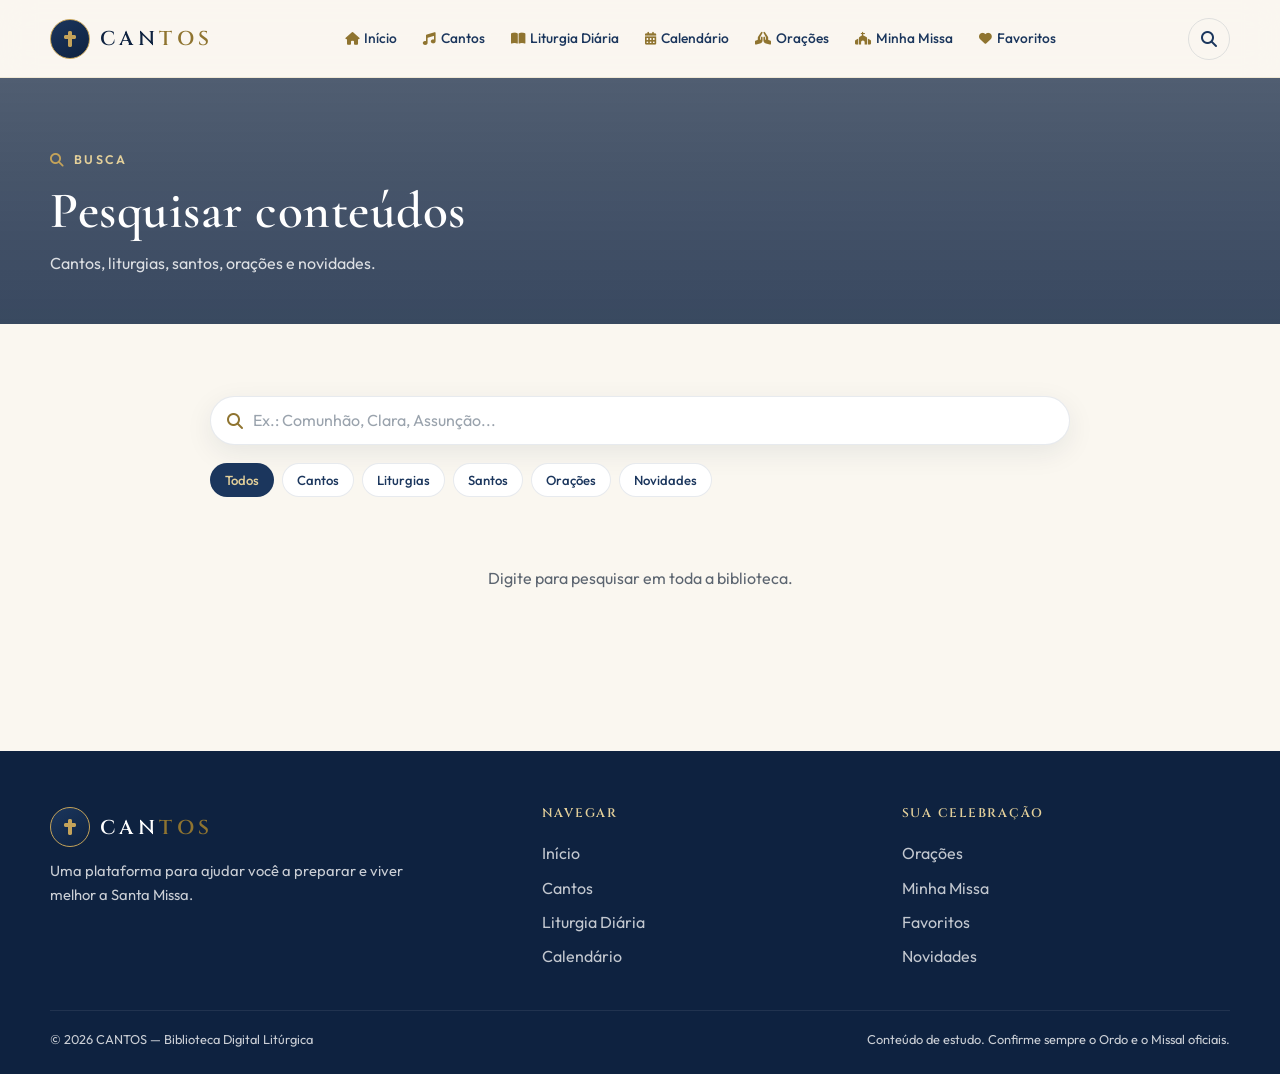
<file: buscar.html>
<!DOCTYPE html>
<html lang="pt-BR">
<head>
  <meta charset="UTF-8">
  <meta name="viewport" content="width=device-width, initial-scale=1.0">
  <meta name="description" content="Pesquise cantos, liturgias, santos, orações e novidades na biblioteca CANTOS.">
  <title>Buscar — CANTOS</title>
  <link rel="preconnect" href="https://fonts.googleapis.com">
  <link rel="preconnect" href="https://fonts.gstatic.com" crossorigin>
  <link href="https://fonts.googleapis.com/css2?family=Cinzel:wght@500;600;700&family=Cormorant+Garamond:ital,wght@0,500;0,600;0,700;1,500&family=Outfit:wght@300;400;500;600;700&display=swap" rel="stylesheet">
  <link rel="stylesheet" href="https://cdnjs.cloudflare.com/ajax/libs/font-awesome/6.5.2/css/all.min.css">
  <link rel="stylesheet" href="style.css">
</head>
<body data-page="buscar">
  <a class="skip-link" href="#page-content">Ir para o conteúdo</a>
  <header class="site-header" id="site-header"></header>
  <main id="page-content"></main>
  <footer class="site-footer" id="site-footer"></footer>
  <script src="script.js"></script>
</body>
</html>
</file>
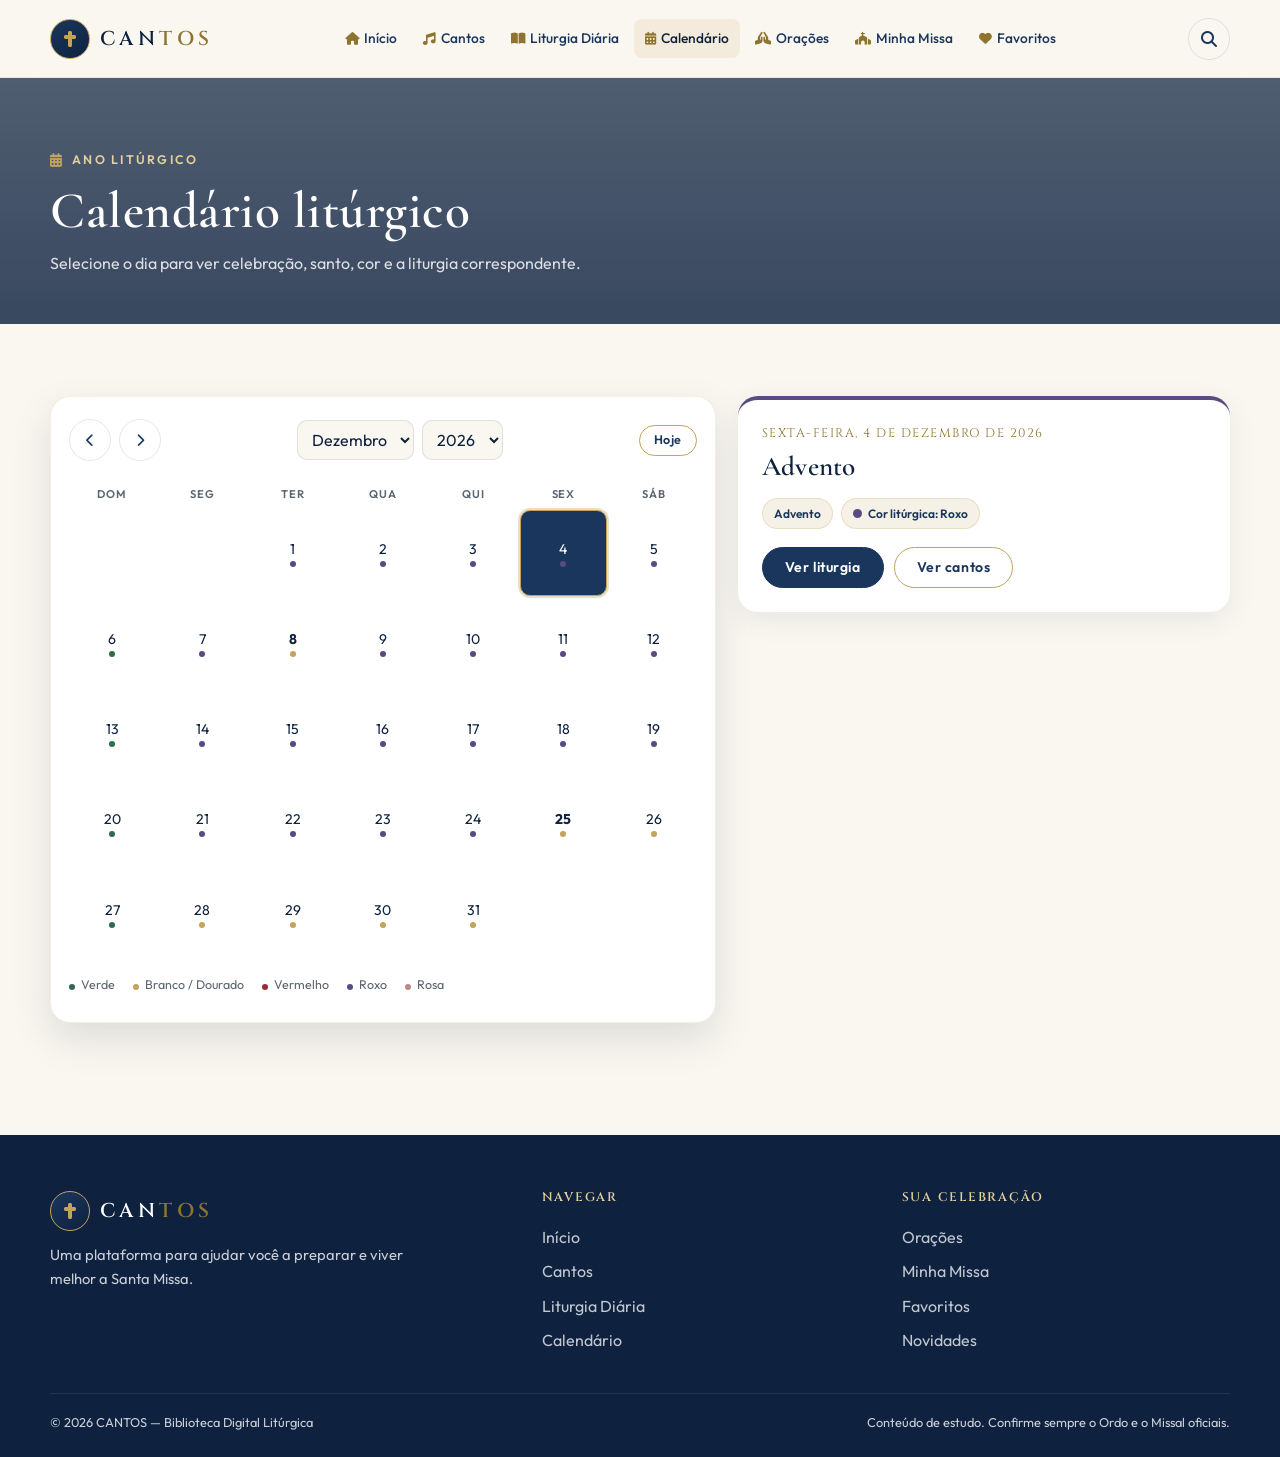
<file: calendario.html>
<!DOCTYPE html>
<html lang="pt-BR">
<head>
  <meta charset="UTF-8">
  <meta name="viewport" content="width=device-width, initial-scale=1.0">
  <meta name="description" content="Calendário litúrgico interativo com cores, santos, festas e solenidades.">
  <title>Calendário Litúrgico — CANTOS</title>
  <link rel="preconnect" href="https://fonts.googleapis.com">
  <link rel="preconnect" href="https://fonts.gstatic.com" crossorigin>
  <link href="https://fonts.googleapis.com/css2?family=Cinzel:wght@500;600;700&family=Cormorant+Garamond:ital,wght@0,500;0,600;0,700;1,500&family=Outfit:wght@300;400;500;600;700&display=swap" rel="stylesheet">
  <link rel="stylesheet" href="https://cdnjs.cloudflare.com/ajax/libs/font-awesome/6.5.2/css/all.min.css">
  <link rel="stylesheet" href="style.css">
</head>
<body data-page="calendario">
  <a class="skip-link" href="#page-content">Ir para o conteúdo</a>
  <header class="site-header" id="site-header"></header>
  <main id="page-content"></main>
  <footer class="site-footer" id="site-footer"></footer>
  <script src="script.js"></script>
</body>
</html>
</file>
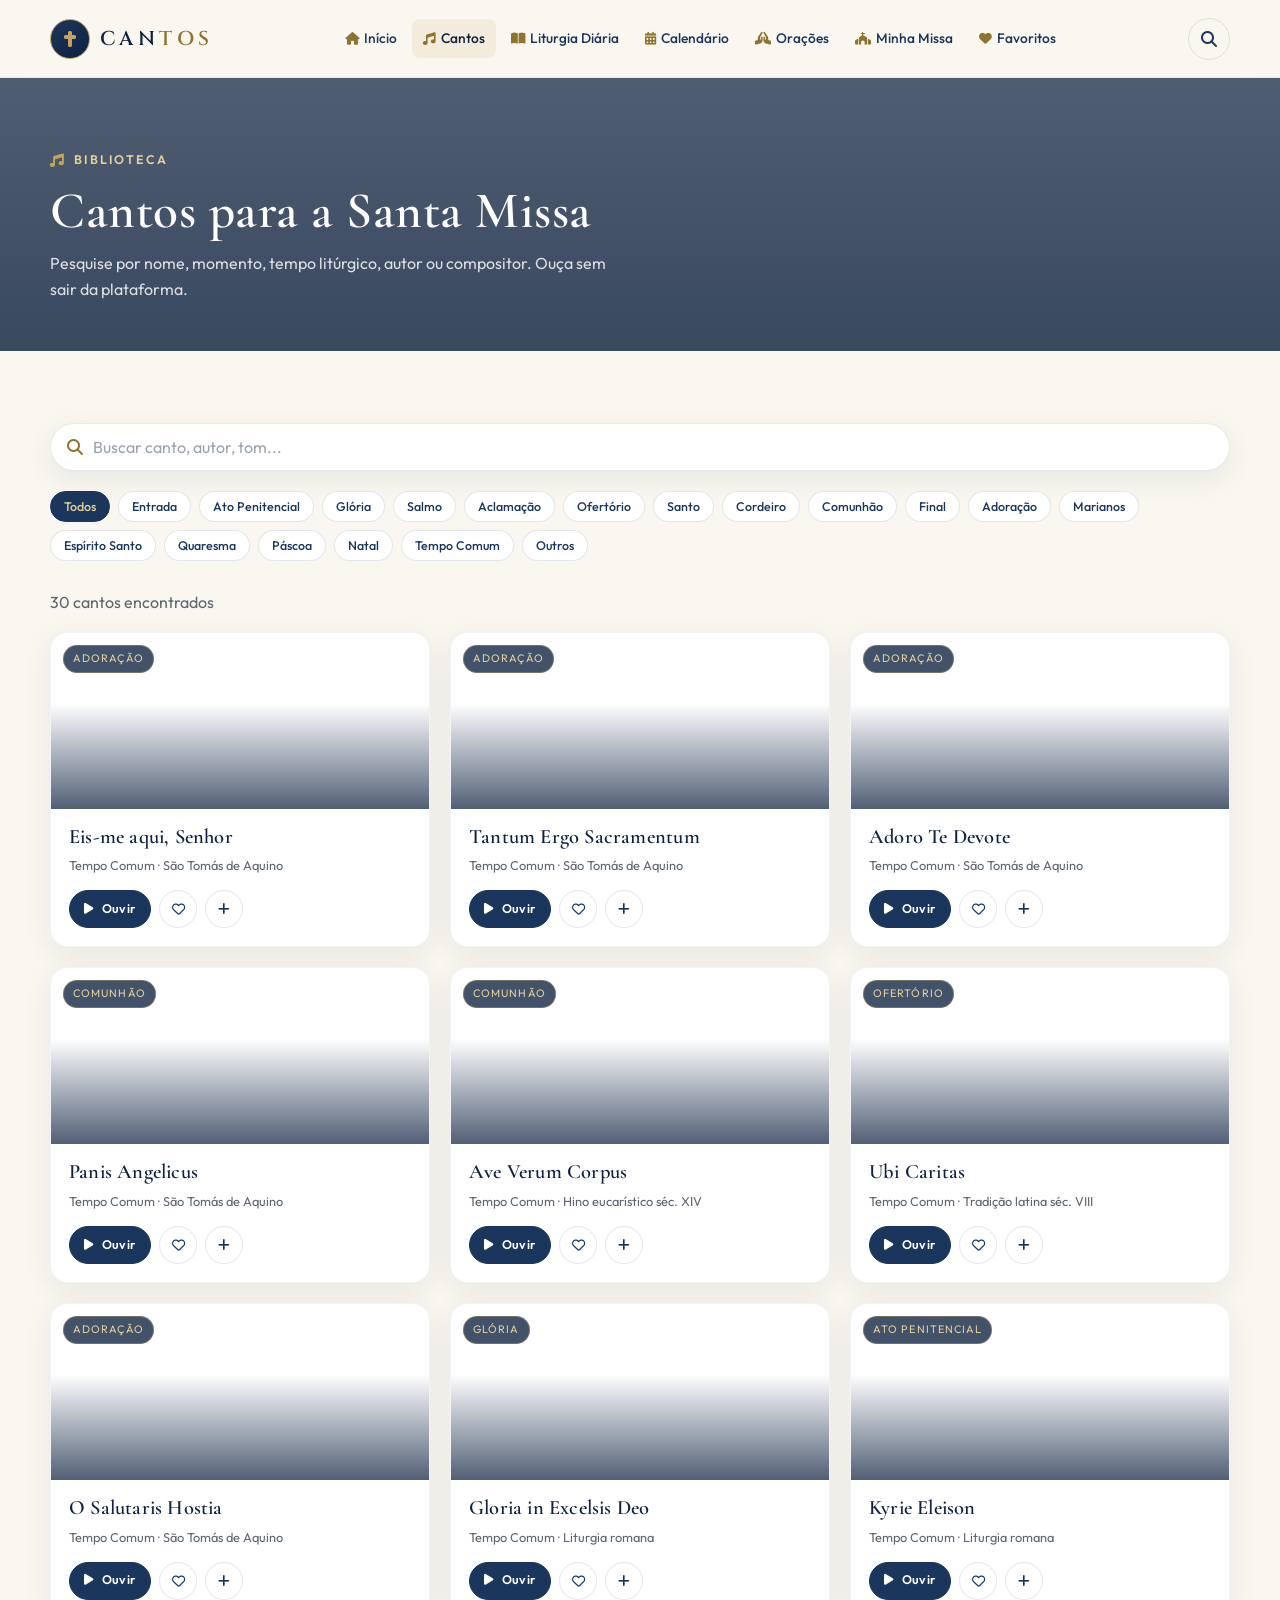
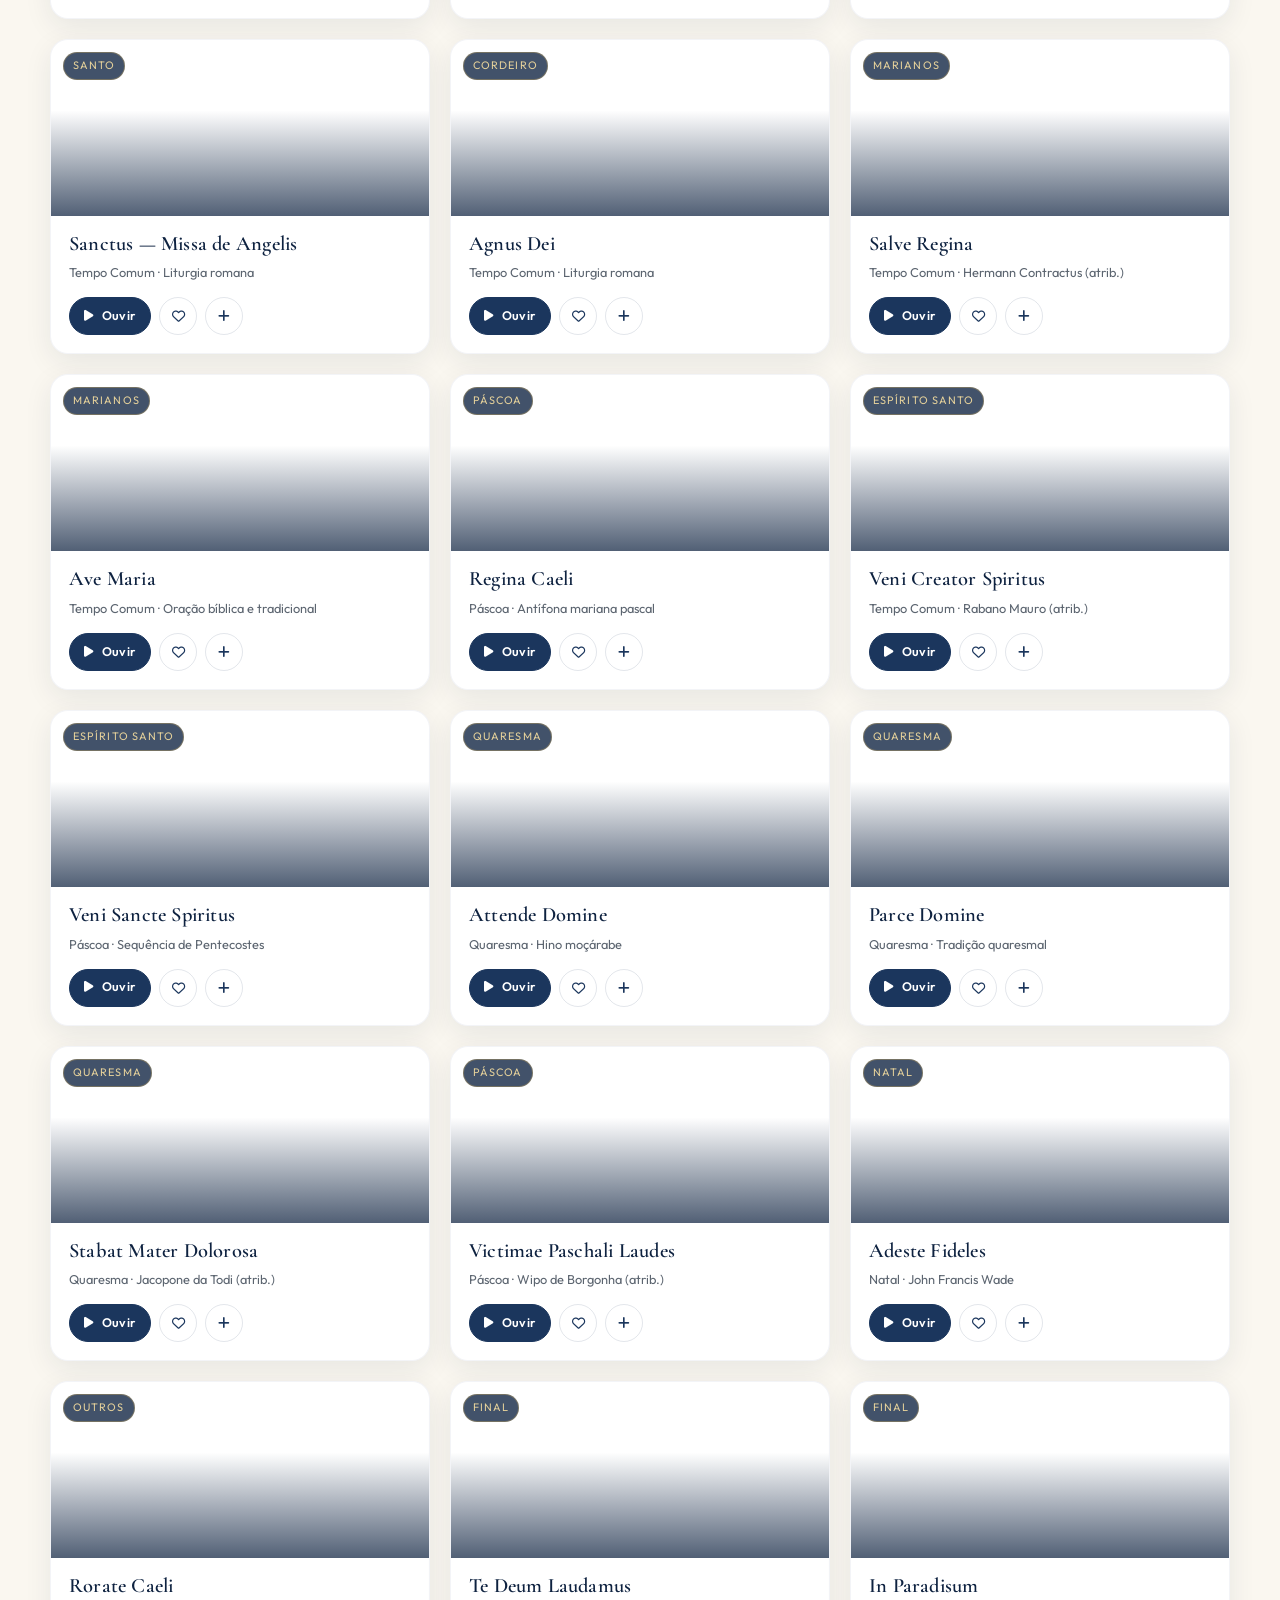
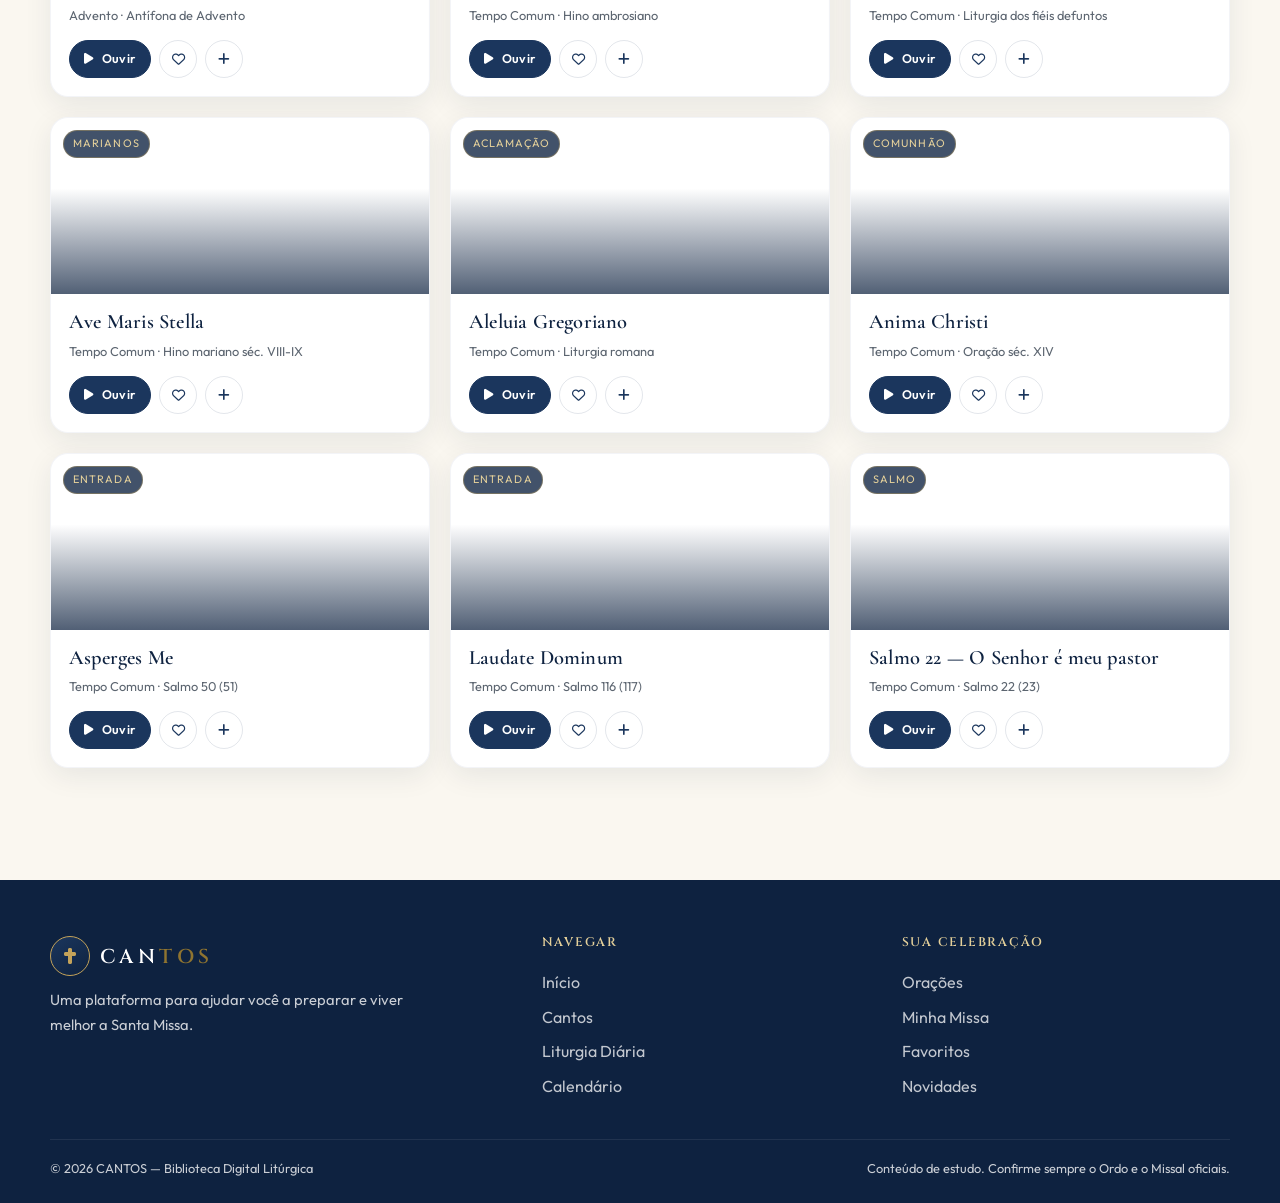
<file: cantos.html>
<!DOCTYPE html>
<html lang="pt-BR">
<head>
  <meta charset="UTF-8">
  <meta name="viewport" content="width=device-width, initial-scale=1.0">
  <meta name="description" content="Cantos para a Santa Missa — pesquise, ouça no YouTube e monte o repertório da celebração.">
  <title>Cantos para a Santa Missa — CANTOS</title>
  <link rel="preconnect" href="https://fonts.googleapis.com">
  <link rel="preconnect" href="https://fonts.gstatic.com" crossorigin>
  <link href="https://fonts.googleapis.com/css2?family=Cinzel:wght@500;600;700&family=Cormorant+Garamond:ital,wght@0,500;0,600;0,700;1,500&family=Outfit:wght@300;400;500;600;700&display=swap" rel="stylesheet">
  <link rel="stylesheet" href="https://cdnjs.cloudflare.com/ajax/libs/font-awesome/6.5.2/css/all.min.css">
  <link rel="stylesheet" href="https://unpkg.com/aos@2.3.4/dist/aos.css">
  <link rel="stylesheet" href="style.css">
</head>
<body data-page="cantos">
  <a class="skip-link" href="#page-content">Ir para o conteúdo</a>
  <header class="site-header" id="site-header"></header>
  <main id="page-content"></main>
  <footer class="site-footer" id="site-footer"></footer>
  <script src="https://unpkg.com/aos@2.3.4/dist/aos.js"></script>
  <script src="script.js"></script>
</body>
</html>
</file>
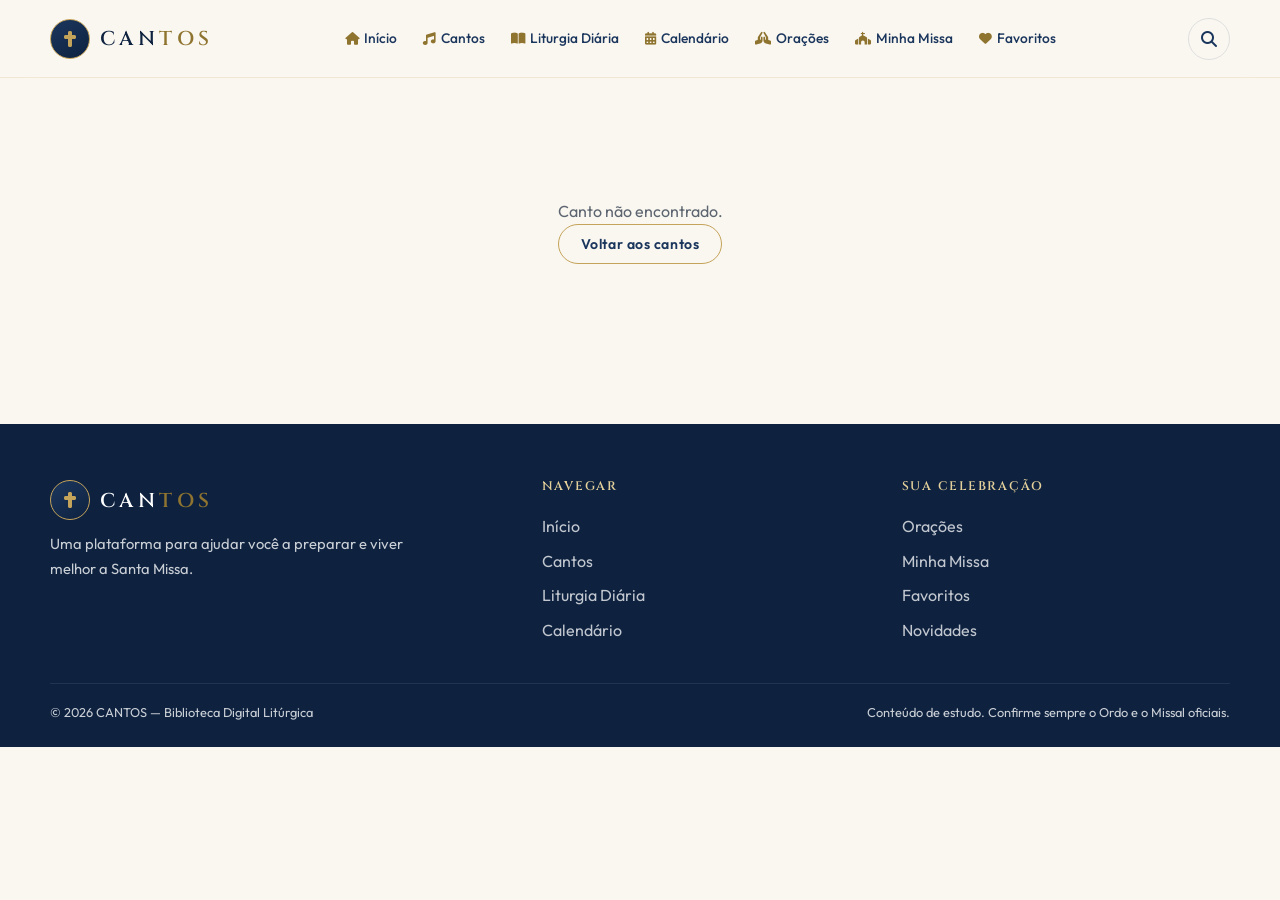
<file: detalhes-canto.html>
<!DOCTYPE html>
<html lang="pt-BR">
<head>
  <meta charset="UTF-8">
  <meta name="viewport" content="width=device-width, initial-scale=1.0">
  <meta name="description" content="Ouça o canto com player do YouTube, leia a letra e adicione à Minha Missa.">
  <title>Detalhes do canto — CANTOS</title>
  <link rel="preconnect" href="https://fonts.googleapis.com">
  <link rel="preconnect" href="https://fonts.gstatic.com" crossorigin>
  <link href="https://fonts.googleapis.com/css2?family=Cinzel:wght@500;600;700&family=Cormorant+Garamond:ital,wght@0,500;0,600;0,700;1,500&family=Outfit:wght@300;400;500;600;700&display=swap" rel="stylesheet">
  <link rel="stylesheet" href="https://cdnjs.cloudflare.com/ajax/libs/font-awesome/6.5.2/css/all.min.css">
  <link rel="stylesheet" href="style.css">
</head>
<body data-page="detalhes">
  <a class="skip-link" href="#page-content">Ir para o conteúdo</a>
  <header class="site-header" id="site-header"></header>
  <main id="page-content"></main>
  <footer class="site-footer" id="site-footer"></footer>
  <script src="script.js"></script>
</body>
</html>
</file>
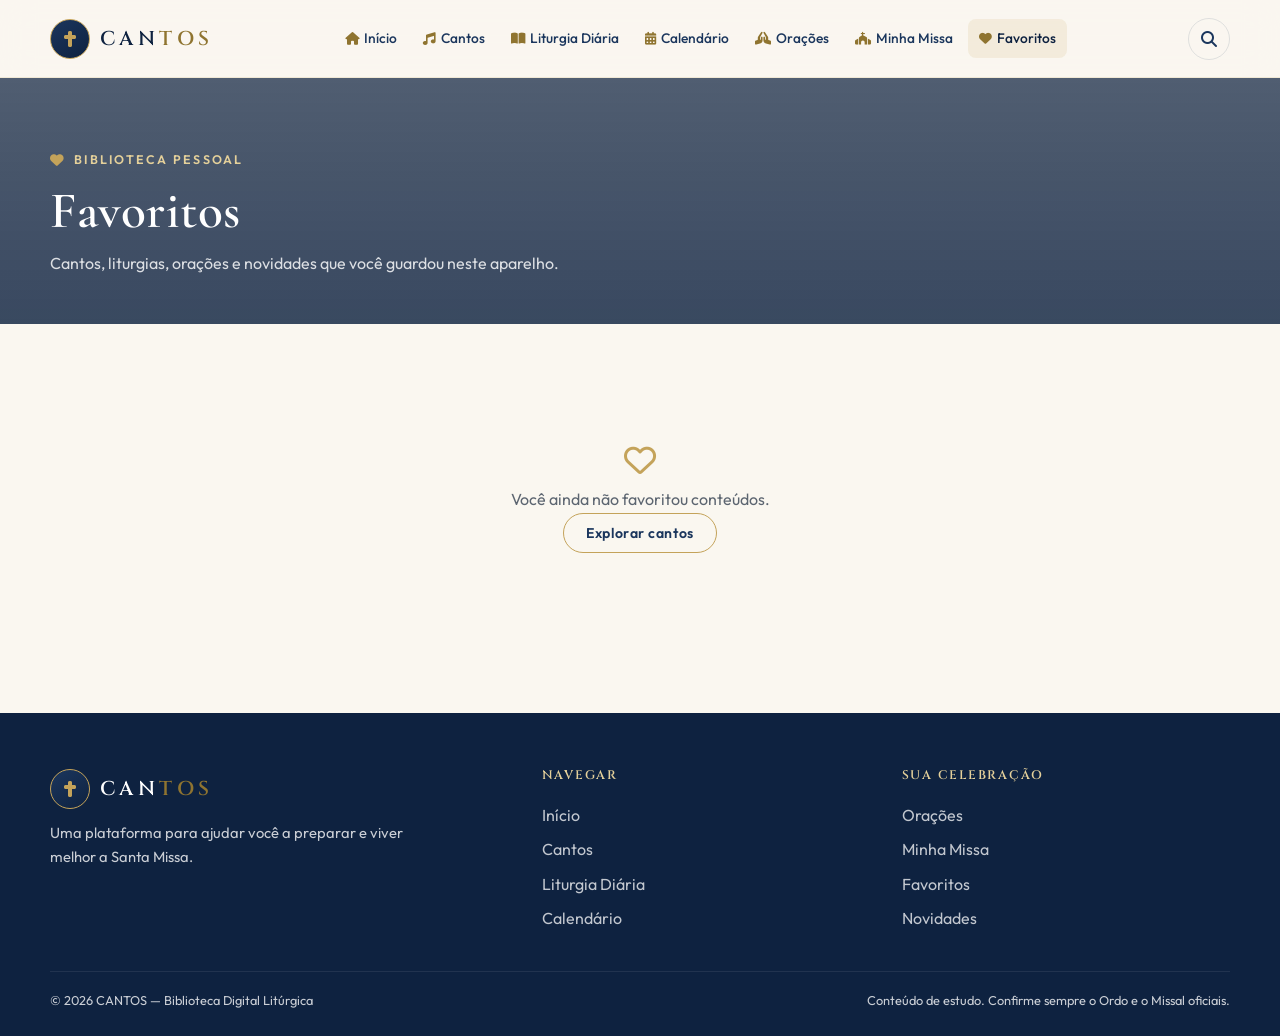
<file: favoritos.html>
<!DOCTYPE html>
<html lang="pt-BR">
<head>
  <meta charset="UTF-8">
  <meta name="viewport" content="width=device-width, initial-scale=1.0">
  <meta name="description" content="Seus cantos, liturgias, orações e novidades favoritos.">
  <title>Favoritos — CANTOS</title>
  <link rel="preconnect" href="https://fonts.googleapis.com">
  <link rel="preconnect" href="https://fonts.gstatic.com" crossorigin>
  <link href="https://fonts.googleapis.com/css2?family=Cinzel:wght@500;600;700&family=Cormorant+Garamond:ital,wght@0,500;0,600;0,700;1,500&family=Outfit:wght@300;400;500;600;700&display=swap" rel="stylesheet">
  <link rel="stylesheet" href="https://cdnjs.cloudflare.com/ajax/libs/font-awesome/6.5.2/css/all.min.css">
  <link rel="stylesheet" href="style.css">
</head>
<body data-page="favoritos">
  <a class="skip-link" href="#page-content">Ir para o conteúdo</a>
  <header class="site-header" id="site-header"></header>
  <main id="page-content"></main>
  <footer class="site-footer" id="site-footer"></footer>
  <script src="script.js"></script>
</body>
</html>
</file>
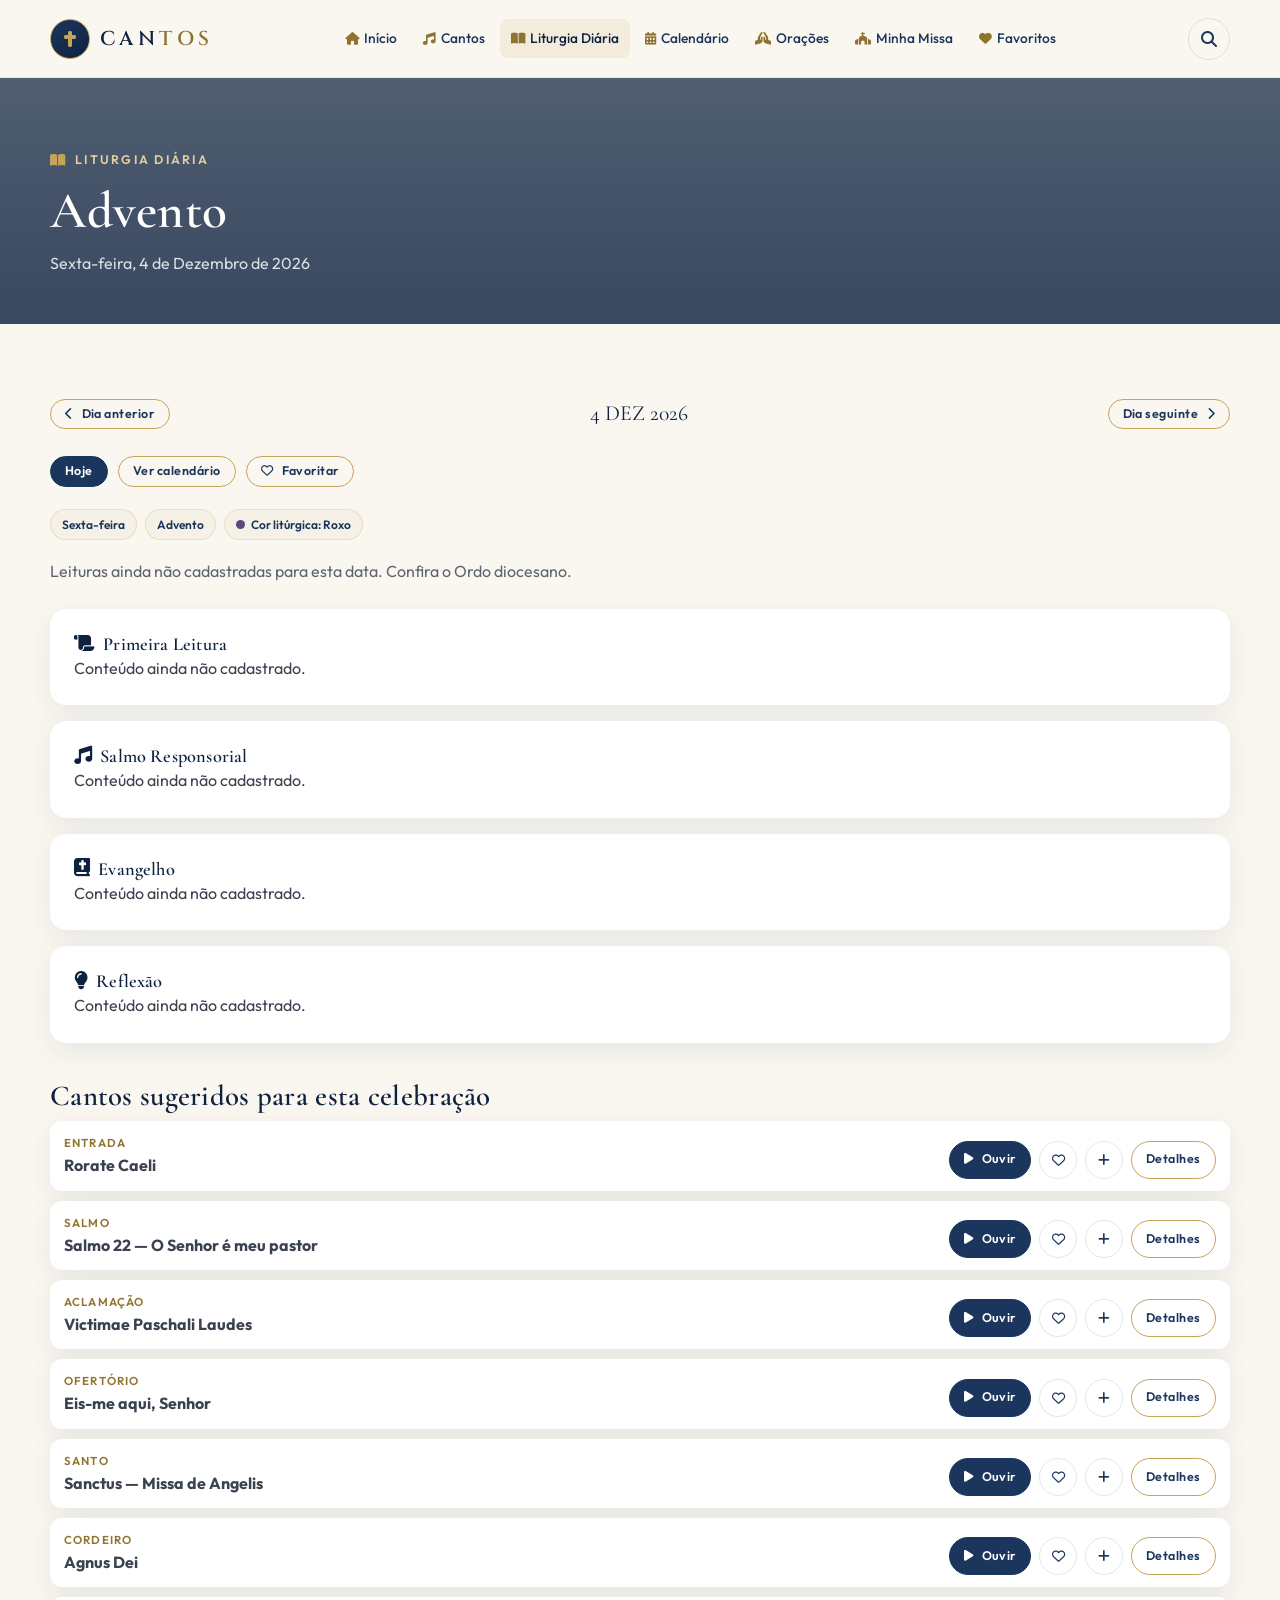
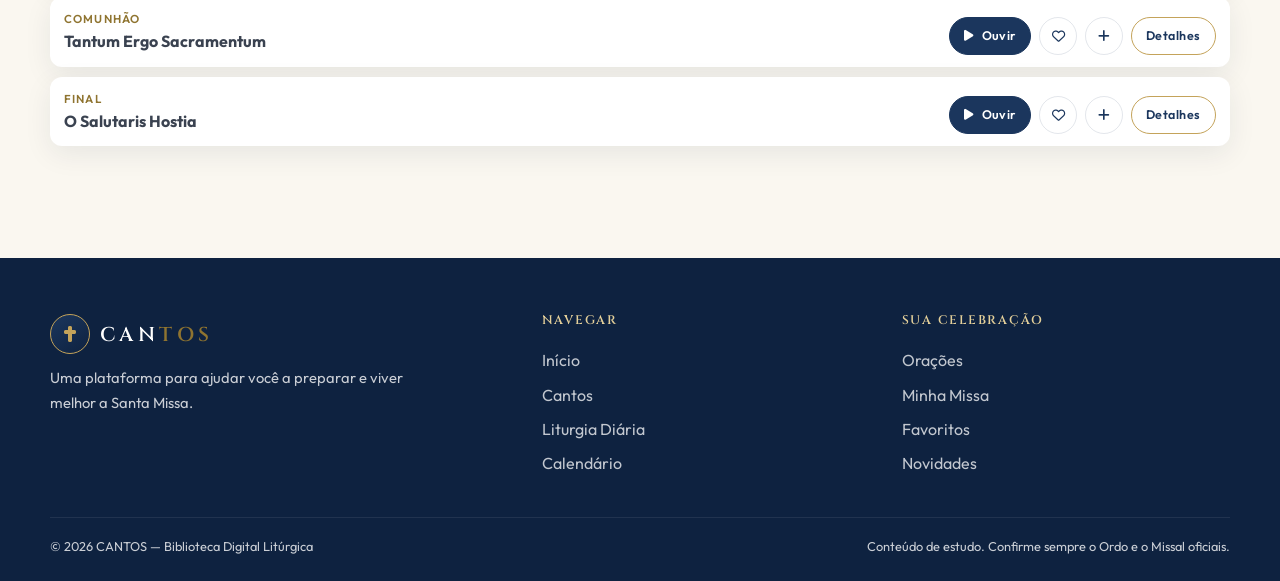
<file: liturgia-diaria.html>
<!DOCTYPE html>
<html lang="pt-BR">
<head>
  <meta charset="UTF-8">
  <meta name="viewport" content="width=device-width, initial-scale=1.0">
  <meta name="description" content="Liturgia diária: leituras, salmo, evangelho, santo do dia e cantos sugeridos.">
  <title>Liturgia Diária — CANTOS</title>
  <link rel="preconnect" href="https://fonts.googleapis.com">
  <link rel="preconnect" href="https://fonts.gstatic.com" crossorigin>
  <link href="https://fonts.googleapis.com/css2?family=Cinzel:wght@500;600;700&family=Cormorant+Garamond:ital,wght@0,500;0,600;0,700;1,500&family=Outfit:wght@300;400;500;600;700&display=swap" rel="stylesheet">
  <link rel="stylesheet" href="https://cdnjs.cloudflare.com/ajax/libs/font-awesome/6.5.2/css/all.min.css">
  <link rel="stylesheet" href="style.css">
</head>
<body data-page="liturgia">
  <a class="skip-link" href="#page-content">Ir para o conteúdo</a>
  <header class="site-header" id="site-header"></header>
  <main id="page-content"></main>
  <footer class="site-footer" id="site-footer"></footer>
  <script src="script.js"></script>
</body>
</html>
</file>
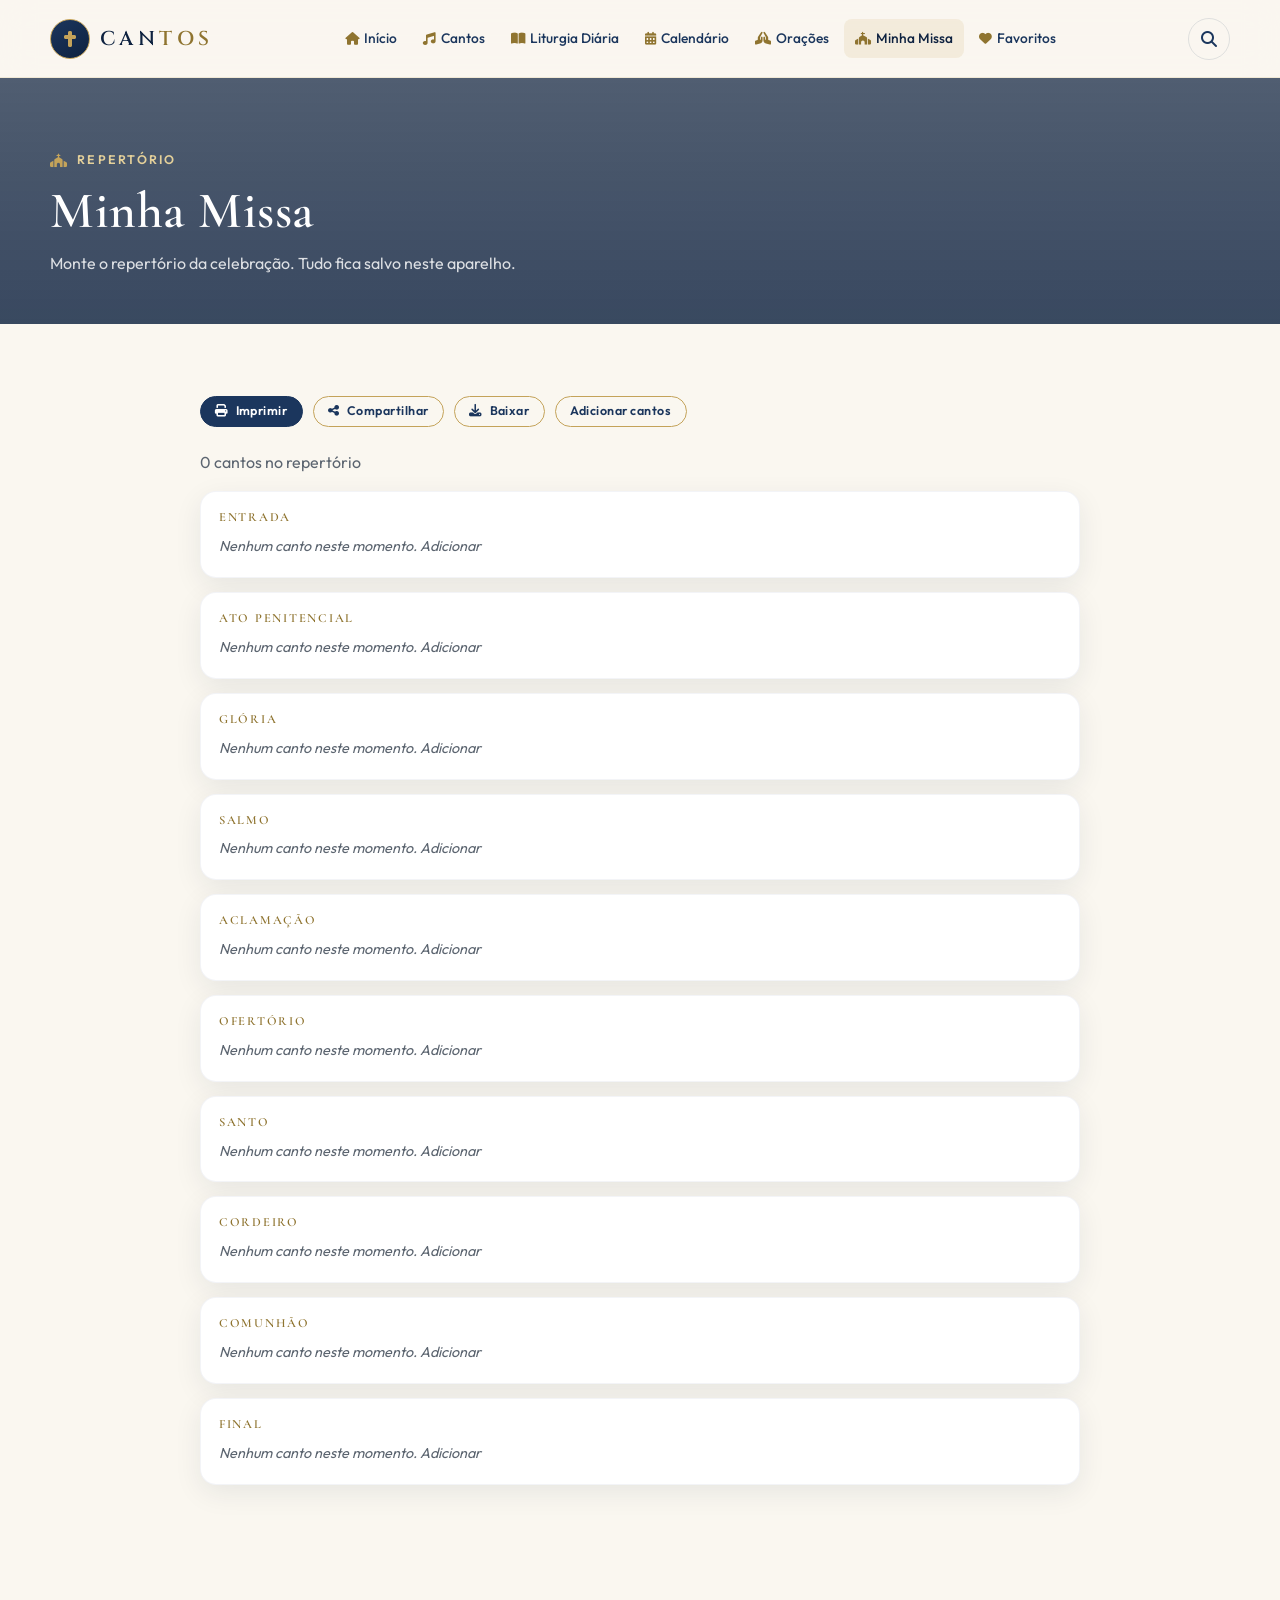
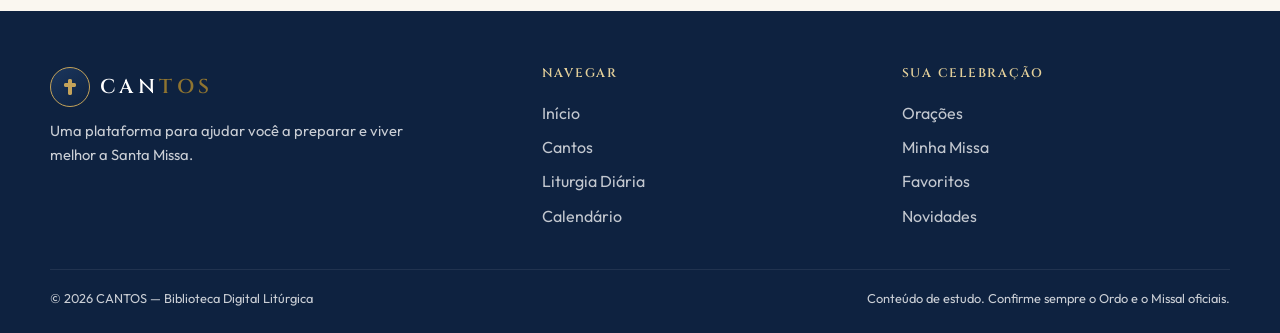
<file: minha-missa.html>
<!DOCTYPE html>
<html lang="pt-BR">
<head>
  <meta charset="UTF-8">
  <meta name="viewport" content="width=device-width, initial-scale=1.0">
  <meta name="description" content="Monte o repertório da Santa Missa, ouça cada canto e imprima a lista.">
  <title>Minha Missa — CANTOS</title>
  <link rel="preconnect" href="https://fonts.googleapis.com">
  <link rel="preconnect" href="https://fonts.gstatic.com" crossorigin>
  <link href="https://fonts.googleapis.com/css2?family=Cinzel:wght@500;600;700&family=Cormorant+Garamond:ital,wght@0,500;0,600;0,700;1,500&family=Outfit:wght@300;400;500;600;700&display=swap" rel="stylesheet">
  <link rel="stylesheet" href="https://cdnjs.cloudflare.com/ajax/libs/font-awesome/6.5.2/css/all.min.css">
  <link rel="stylesheet" href="style.css">
</head>
<body data-page="missa">
  <a class="skip-link" href="#page-content">Ir para o conteúdo</a>
  <header class="site-header" id="site-header"></header>
  <main id="page-content"></main>
  <footer class="site-footer" id="site-footer"></footer>
  <script src="script.js"></script>
</body>
</html>
</file>
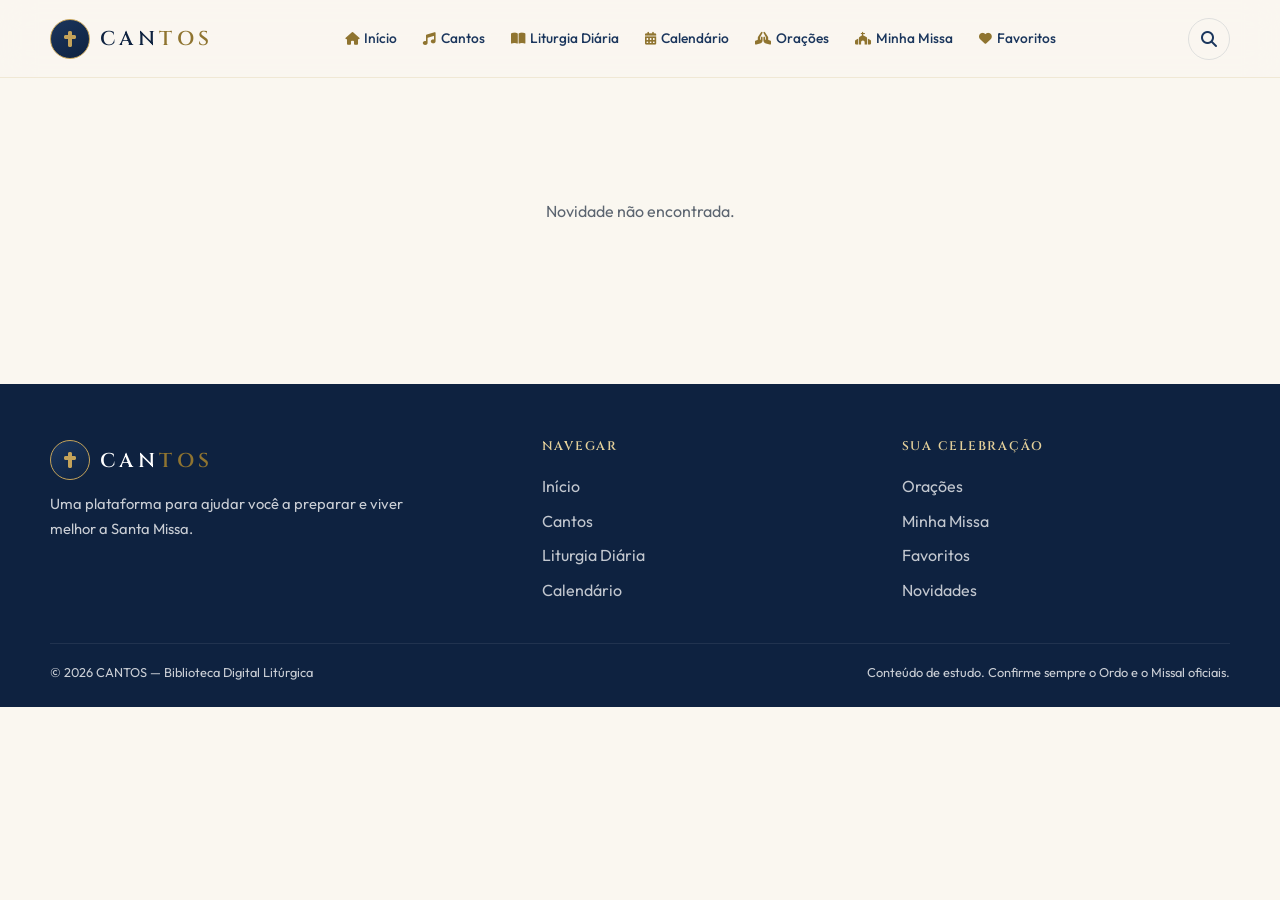
<file: novidade.html>
<!DOCTYPE html>
<html lang="pt-BR">
<head>
  <meta charset="UTF-8">
  <meta name="viewport" content="width=device-width, initial-scale=1.0">
  <meta name="description" content="Leia a novidade completa da plataforma CANTOS.">
  <title>Novidade — CANTOS</title>
  <link rel="preconnect" href="https://fonts.googleapis.com">
  <link rel="preconnect" href="https://fonts.gstatic.com" crossorigin>
  <link href="https://fonts.googleapis.com/css2?family=Cinzel:wght@500;600;700&family=Cormorant+Garamond:ital,wght@0,500;0,600;0,700;1,500&family=Outfit:wght@300;400;500;600;700&display=swap" rel="stylesheet">
  <link rel="stylesheet" href="https://cdnjs.cloudflare.com/ajax/libs/font-awesome/6.5.2/css/all.min.css">
  <link rel="stylesheet" href="style.css">
</head>
<body data-page="novidade">
  <a class="skip-link" href="#page-content">Ir para o conteúdo</a>
  <header class="site-header" id="site-header"></header>
  <main id="page-content"></main>
  <footer class="site-footer" id="site-footer"></footer>
  <script src="script.js"></script>
</body>
</html>
</file>
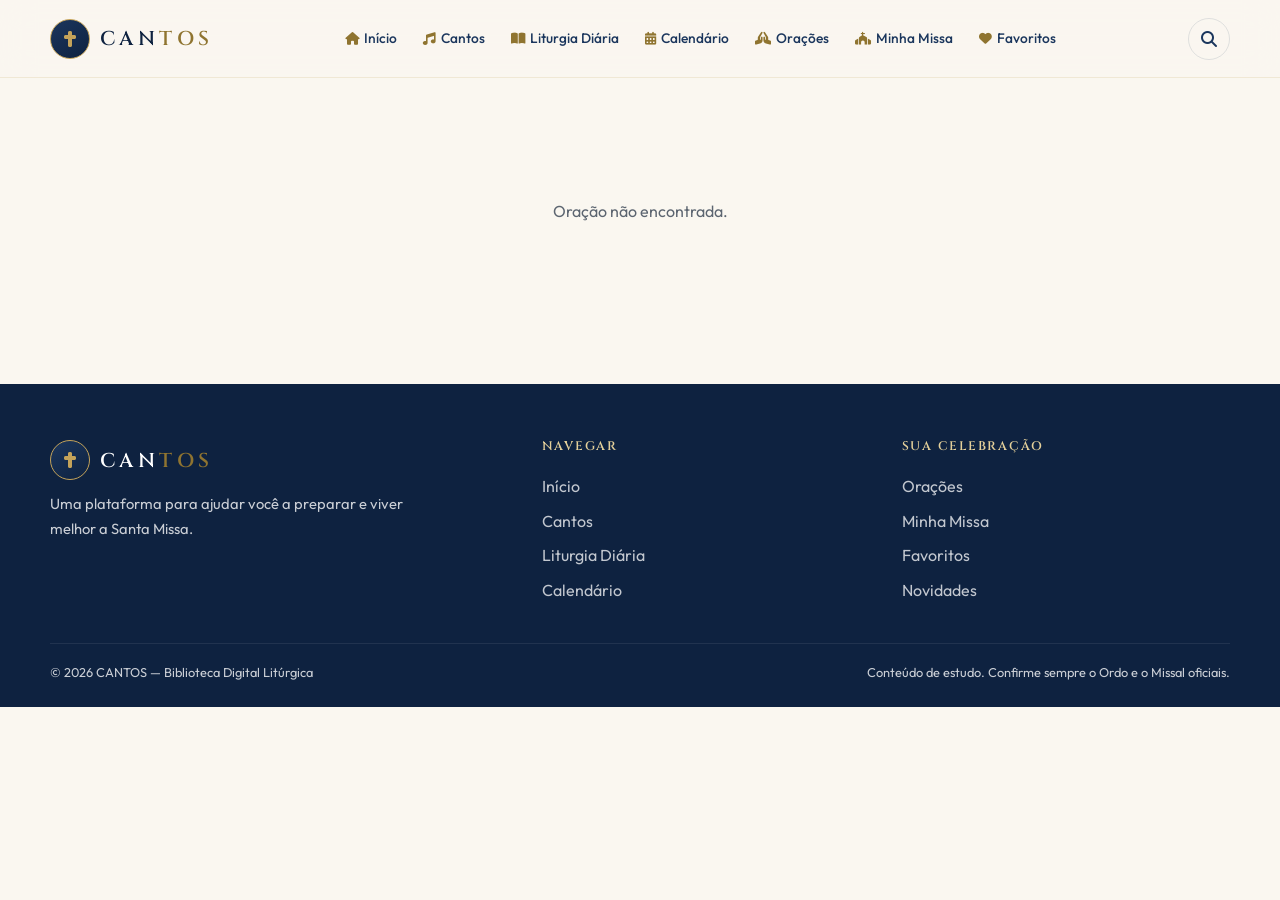
<file: oracao-eucaristica.html>
<!DOCTYPE html>
<html lang="pt-BR">
<head>
  <meta charset="UTF-8">
  <meta name="viewport" content="width=device-width, initial-scale=1.0">
  <meta name="description" content="Leia, aumente a fonte, imprima ou baixe a Oração Eucarística.">
  <title>Oração Eucarística — CANTOS</title>
  <link rel="preconnect" href="https://fonts.googleapis.com">
  <link rel="preconnect" href="https://fonts.gstatic.com" crossorigin>
  <link href="https://fonts.googleapis.com/css2?family=Cinzel:wght@500;600;700&family=Cormorant+Garamond:ital,wght@0,500;0,600;0,700;1,500&family=Outfit:wght@300;400;500;600;700&display=swap" rel="stylesheet">
  <link rel="stylesheet" href="https://cdnjs.cloudflare.com/ajax/libs/font-awesome/6.5.2/css/all.min.css">
  <link rel="stylesheet" href="style.css">
</head>
<body data-page="oracao">
  <a class="skip-link" href="#page-content">Ir para o conteúdo</a>
  <header class="site-header" id="site-header"></header>
  <main id="page-content"></main>
  <footer class="site-footer" id="site-footer"></footer>
  <script src="script.js"></script>
</body>
</html>
</file>
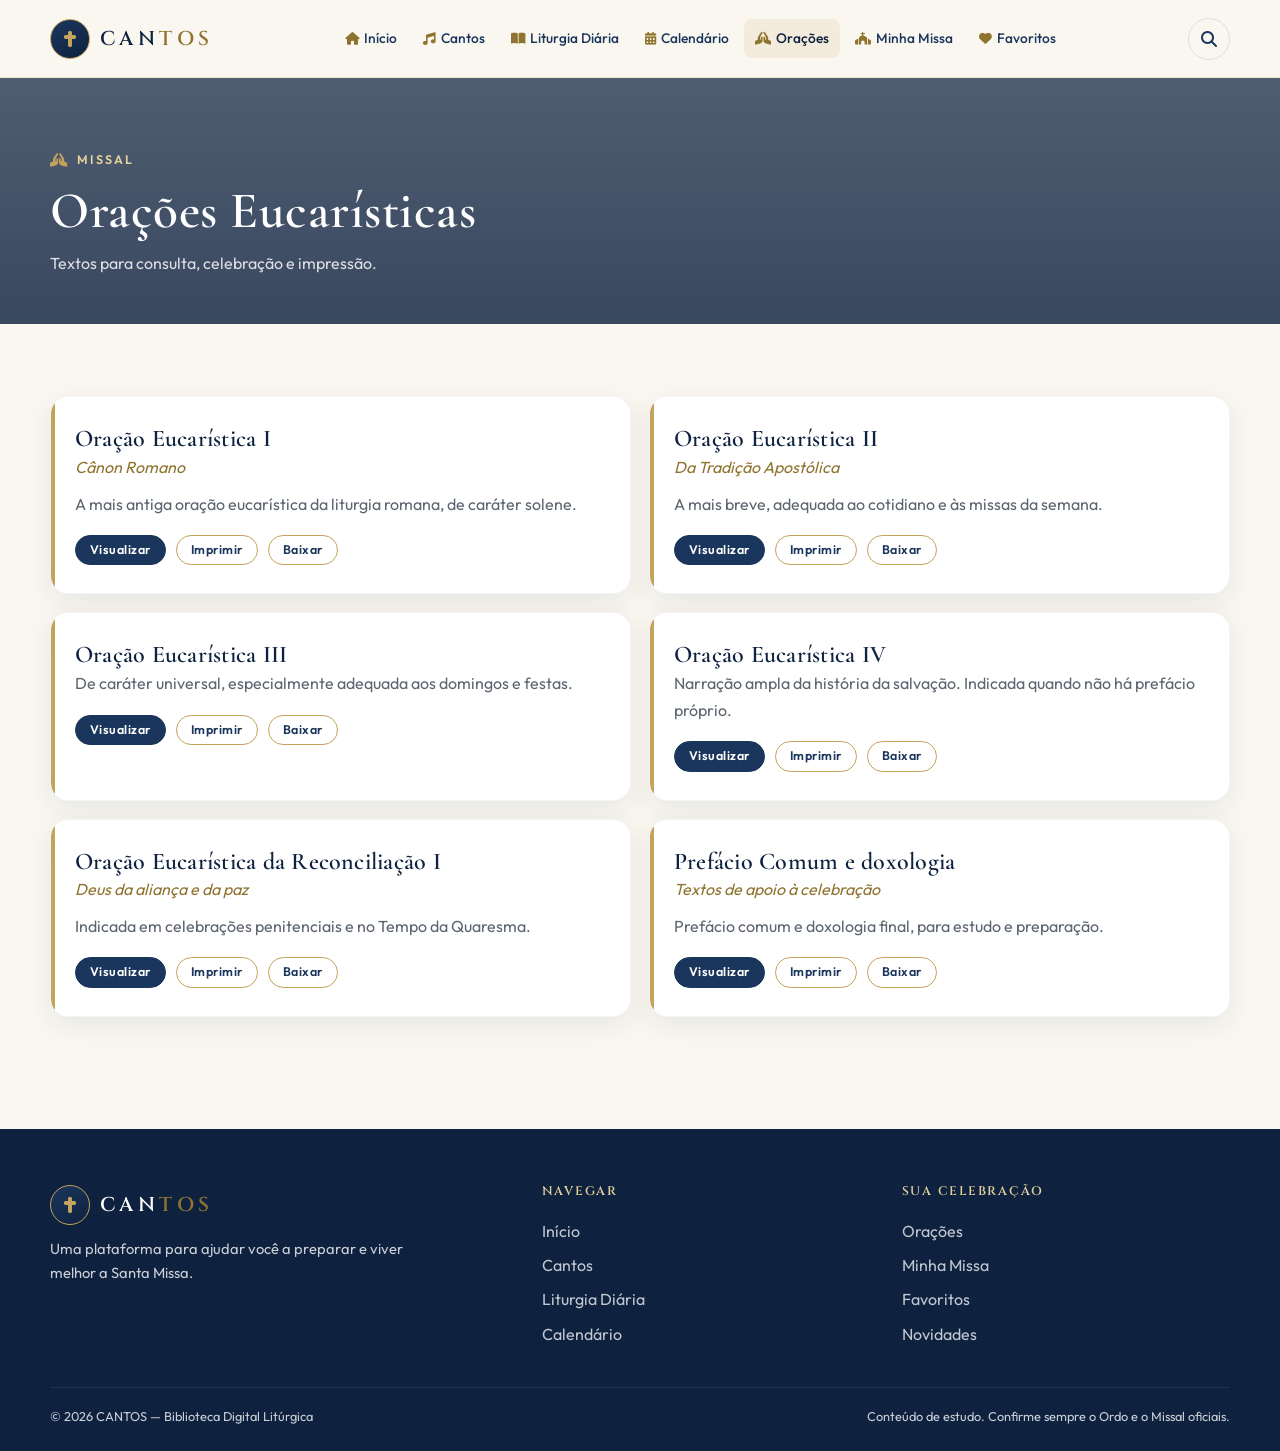
<file: oracoes-eucaristicas.html>
<!DOCTYPE html>
<html lang="pt-BR">
<head>
  <meta charset="UTF-8">
  <meta name="viewport" content="width=device-width, initial-scale=1.0">
  <meta name="description" content="Orações Eucarísticas para consulta, celebração, impressão e download.">
  <title>Orações Eucarísticas — CANTOS</title>
  <link rel="preconnect" href="https://fonts.googleapis.com">
  <link rel="preconnect" href="https://fonts.gstatic.com" crossorigin>
  <link href="https://fonts.googleapis.com/css2?family=Cinzel:wght@500;600;700&family=Cormorant+Garamond:ital,wght@0,500;0,600;0,700;1,500&family=Outfit:wght@300;400;500;600;700&display=swap" rel="stylesheet">
  <link rel="stylesheet" href="https://cdnjs.cloudflare.com/ajax/libs/font-awesome/6.5.2/css/all.min.css">
  <link rel="stylesheet" href="https://unpkg.com/aos@2.3.4/dist/aos.css">
  <link rel="stylesheet" href="style.css">
</head>
<body data-page="oracoes">
  <a class="skip-link" href="#page-content">Ir para o conteúdo</a>
  <header class="site-header" id="site-header"></header>
  <main id="page-content"></main>
  <footer class="site-footer" id="site-footer"></footer>
  <script src="https://unpkg.com/aos@2.3.4/dist/aos.js"></script>
  <script src="script.js"></script>
</body>
</html>
</file>
<file: style.css>
/* ============================================================
   CANTOS — Plataforma Digital de Liturgia e Música Católica
   Identidade: católica, litúrgica, elegante, sofisticada
   ============================================================ */

:root {
  --azul-principal: #1b365d;
  --azul-escuro: #0e2240;
  --azul-medio: #2a4a7a;
  --azul-suave: #3d5a80;
  --dourado: #c4a35a;
  --dourado-claro: #e4d09a;
  --dourado-escuro: #8f7430;
  --branco: #ffffff;
  --creme: #f6f1e7;
  --creme-escuro: #ebe3d2;
  --marfim: #faf7f0;
  --cinza: #5c6570;
  --cinza-claro: #eef0f3;
  --cinza-texto: #3a4250;
  --verde-liturgico: #2f6b4f;
  --vermelho-liturgico: #9a2b2f;
  --roxo-liturgico: #5a4a82;
  --rosa-liturgico: #c4848c;

  --liturgico-verde: #2f6b4f;
  --liturgico-branco: #f4efe4;
  --liturgico-vermelho: #9a2b2f;
  --liturgico-roxo: #5a4a82;
  --liturgico-rosa: #c4848c;
  --liturgico-preto: #1c1c1c;
  --liturgico-dourado: #c4a35a;

  --fonte-titulo: "Cormorant Garamond", "Times New Roman", serif;
  --fonte-display: "Cinzel", "Cormorant Garamond", serif;
  --fonte-texto: "Outfit", "Segoe UI", sans-serif;

  --sombra-suave: 0 8px 28px rgba(14, 34, 64, 0.08);
  --sombra-media: 0 16px 40px rgba(14, 34, 64, 0.12);
  --sombra-forte: 0 24px 60px rgba(14, 34, 64, 0.18);
  --raio: 16px;
  --raio-sm: 10px;
  --header-h: 78px;
  --max: 1180px;
  --trans: 0.28s ease;
}

*,
*::before,
*::after { box-sizing: border-box; margin: 0; padding: 0; }

html { scroll-behavior: smooth; }

body {
  font-family: var(--fonte-texto);
  color: var(--cinza-texto);
  background: var(--marfim);
  line-height: 1.65;
  min-height: 100vh;
  -webkit-font-smoothing: antialiased;
}

img { max-width: 100%; display: block; }
a { color: inherit; text-decoration: none; }
button { font-family: inherit; cursor: pointer; border: 0; background: none; }
ul { list-style: none; }

.skip-link {
  position: absolute;
  left: -999px;
  top: 8px;
  background: var(--dourado);
  color: var(--azul-escuro);
  padding: 8px 14px;
  z-index: 2000;
  border-radius: 6px;
  font-weight: 600;
}
.skip-link:focus { left: 8px; }
.sr-only {
  position: absolute;
  width: 1px;
  height: 1px;
  padding: 0;
  margin: -1px;
  overflow: hidden;
  clip: rect(0,0,0,0);
  border: 0;
}

.container { width: min(100% - 32px, var(--max)); margin-inline: auto; }
.container-wide { width: min(100% - 32px, 1280px); margin-inline: auto; }

/* ---------- Tipografia ---------- */
h1, h2, h3, h4, .titulo-serif {
  font-family: var(--fonte-titulo);
  color: var(--azul-escuro);
  font-weight: 600;
  letter-spacing: 0.01em;
  line-height: 1.2;
}

.section-kicker {
  display: inline-flex;
  align-items: center;
  gap: 8px;
  color: var(--dourado-escuro);
  font-size: 0.78rem;
  font-weight: 600;
  letter-spacing: 0.18em;
  text-transform: uppercase;
  margin-bottom: 10px;
}
.section-kicker i { color: var(--dourado); font-size: 0.85rem; }

.section-title {
  font-size: clamp(1.8rem, 3vw, 2.6rem);
  margin-bottom: 8px;
}
.section-sub {
  color: var(--cinza);
  max-width: 560px;
  margin-bottom: 32px;
}

/* ---------- Header ---------- */
.site-header {
  position: sticky;
  top: 0;
  z-index: 100;
  height: var(--header-h);
  background: rgba(250, 247, 240, 0.78);
  backdrop-filter: blur(16px);
  -webkit-backdrop-filter: blur(16px);
  border-bottom: 1px solid rgba(196, 163, 90, 0.18);
  transition: background var(--trans), box-shadow var(--trans);
}
.site-header.scrolled {
  background: rgba(250, 247, 240, 0.96);
  box-shadow: 0 8px 24px rgba(14, 34, 64, 0.08);
}
.header-inner {
  height: 100%;
  display: flex;
  align-items: center;
  justify-content: space-between;
  gap: 16px;
}
.logo {
  display: flex;
  align-items: center;
  gap: 10px;
  flex-shrink: 0;
}
.logo-mark {
  width: 40px;
  height: 40px;
  border-radius: 50%;
  background: linear-gradient(145deg, var(--azul-principal), var(--azul-escuro));
  display: grid;
  place-items: center;
  color: var(--dourado);
  border: 1.5px solid var(--dourado);
  font-size: 1rem;
}
.logo-text {
  font-family: var(--fonte-display);
  font-size: 1.25rem;
  letter-spacing: 0.22em;
  color: var(--azul-escuro);
  font-weight: 600;
}
.logo-text span { color: var(--dourado-escuro); }

.nav-desktop {
  display: none;
  align-items: center;
  gap: 4px;
}
.nav-desktop a {
  padding: 8px 11px;
  font-size: 0.86rem;
  font-weight: 500;
  color: var(--azul-principal);
  border-radius: 8px;
  transition: background var(--trans), color var(--trans);
  white-space: nowrap;
}
.nav-desktop a i { margin-right: 5px; color: var(--dourado-escuro); font-size: 0.8rem; }
.nav-desktop a:hover,
.nav-desktop a.active {
  background: rgba(196, 163, 90, 0.14);
  color: var(--azul-escuro);
}

.header-actions { display: flex; align-items: center; gap: 8px; }
.icon-btn {
  width: 42px;
  height: 42px;
  border-radius: 50%;
  display: grid;
  place-items: center;
  color: var(--azul-principal);
  border: 1px solid rgba(27, 54, 93, 0.12);
  transition: var(--trans);
}
.icon-btn:hover {
  background: var(--azul-principal);
  color: var(--dourado);
  border-color: var(--azul-principal);
}
.menu-toggle { display: grid; }

.nav-mobile {
  display: none;
  position: absolute;
  top: 100%;
  left: 0;
  right: 0;
  background: var(--marfim);
  border-bottom: 1px solid rgba(196, 163, 90, 0.25);
  box-shadow: var(--sombra-media);
  padding: 12px 16px 20px;
}
.nav-mobile.open { display: block; }
.nav-mobile a {
  display: flex;
  align-items: center;
  gap: 10px;
  padding: 12px 10px;
  border-bottom: 1px solid rgba(27, 54, 93, 0.06);
  color: var(--azul-principal);
  font-weight: 500;
}
.nav-mobile a i { color: var(--dourado-escuro); width: 20px; }
.nav-mobile a.active { color: var(--dourado-escuro); }

@media (min-width: 1040px) {
  .nav-desktop { display: flex; }
  .menu-toggle { display: none; }
}

/* ---------- Botões ---------- */
.btn {
  display: inline-flex;
  align-items: center;
  justify-content: center;
  gap: 8px;
  padding: 12px 22px;
  border-radius: 999px;
  font-size: 0.88rem;
  font-weight: 600;
  letter-spacing: 0.04em;
  transition: var(--trans);
  line-height: 1;
}
.btn-ouro {
  background: linear-gradient(180deg, var(--dourado-claro), var(--dourado));
  color: var(--azul-escuro);
  box-shadow: 0 6px 16px rgba(196, 163, 90, 0.28);
}
.btn-ouro:hover { transform: translateY(-2px); box-shadow: 0 10px 22px rgba(196, 163, 90, 0.38); }
.btn-navy {
  background: var(--azul-principal);
  color: var(--branco);
  border: 1px solid var(--azul-principal);
}
.btn-navy:hover { background: var(--azul-escuro); }
.btn-ghost {
  background: transparent;
  color: var(--branco);
  border: 1.5px solid rgba(255,255,255,0.55);
}
.btn-ghost:hover { background: rgba(255,255,255,0.12); border-color: var(--dourado); color: var(--dourado-claro); }
.btn-outline {
  border: 1.5px solid var(--dourado);
  color: var(--azul-principal);
  background: transparent;
}
.btn-outline:hover { background: var(--dourado); color: var(--azul-escuro); }
.btn-sm { padding: 8px 14px; font-size: 0.78rem; }
.btn-icon {
  width: 38px; height: 38px; padding: 0; border-radius: 50%;
  border: 1px solid rgba(27,54,93,0.12);
  color: var(--azul-principal);
}
.btn-icon:hover, .btn-icon.active {
  background: var(--vermelho-liturgico);
  color: #fff;
  border-color: var(--vermelho-liturgico);
}
.btn-icon.gold:hover, .btn-icon.gold.active {
  background: var(--dourado);
  color: var(--azul-escuro);
  border-color: var(--dourado);
}

/* ---------- Hero ---------- */
.hero {
  position: relative;
  min-height: min(86vh, 720px);
  display: flex;
  align-items: flex-end;
  color: var(--branco);
  overflow: hidden;
}
.hero-bg {
  position: absolute;
  inset: 0;
  background-size: cover;
  background-position: center;
  transform: scale(1.04);
}
.hero-overlay {
  position: absolute;
  inset: 0;
  background:
    linear-gradient(180deg, rgba(14,34,64,0.25) 0%, rgba(14,34,64,0.55) 45%, rgba(14,34,64,0.88) 100%),
    linear-gradient(90deg, rgba(14,34,64,0.55), transparent 70%);
}
.hero-content {
  position: relative;
  z-index: 2;
  padding: 48px 0 72px;
  max-width: 720px;
}
.hero-ornament {
  width: 48px;
  height: 2px;
  background: var(--dourado);
  margin-bottom: 18px;
}
.hero h1 {
  color: var(--branco);
  font-size: clamp(2.4rem, 6vw, 4.4rem);
  font-weight: 500;
  margin-bottom: 14px;
}
.hero p.lead {
  font-size: clamp(1rem, 2vw, 1.2rem);
  color: rgba(255,255,255,0.88);
  margin-bottom: 28px;
  max-width: 520px;
}
.hero-actions { display: flex; flex-wrap: wrap; gap: 12px; }

.page-hero {
  position: relative;
  padding: 64px 0 48px;
  background:
    linear-gradient(180deg, rgba(14,34,64,0.72), rgba(14,34,64,0.82)),
    var(--hero-img, url("https://images.pexels.com/photos/17702529/pexels-photo-17702529.jpeg?auto=compress&cs=tinysrgb&w=1600")) center/cover;
  color: #fff;
}
.page-hero h1 { color: #fff; font-size: clamp(2rem, 4vw, 3.2rem); }
.page-hero p { color: rgba(255,255,255,0.82); margin-top: 8px; max-width: 560px; }

/* ---------- Seções ---------- */
.section { padding: 72px 0; }
.section-creme { background: var(--creme); }
.section-navy {
  background: linear-gradient(180deg, var(--azul-escuro), var(--azul-principal));
  color: #fff;
}
.section-navy .section-title,
.section-navy h2, .section-navy h3 { color: #fff; }
.section-navy .section-sub { color: rgba(255,255,255,0.72); }
.section-navy .section-kicker { color: var(--dourado-claro); }

/* ---------- Liturgia de hoje ---------- */
.hoje-card {
  display: grid;
  grid-template-columns: 1fr;
  background: var(--branco);
  border-radius: 20px;
  overflow: hidden;
  box-shadow: var(--sombra-media);
  border: 1px solid rgba(196,163,90,0.2);
}
.hoje-visual {
  min-height: 220px;
  background-size: cover;
  background-position: center;
  position: relative;
}
.hoje-visual::after {
  content: "";
  position: absolute;
  inset: 0;
  background: linear-gradient(180deg, transparent, rgba(14,34,64,0.45));
}
.hoje-body { padding: 28px; }
.hoje-data {
  font-family: var(--fonte-display);
  letter-spacing: 0.12em;
  font-size: 0.78rem;
  color: var(--dourado-escuro);
  text-transform: uppercase;
}
.hoje-dia {
  font-size: clamp(1.6rem, 3vw, 2.1rem);
  margin: 6px 0 14px;
}
.meta-row { display: flex; flex-wrap: wrap; gap: 8px; margin-bottom: 18px; }
.chip {
  display: inline-flex;
  align-items: center;
  gap: 6px;
  padding: 5px 11px;
  border-radius: 999px;
  font-size: 0.75rem;
  font-weight: 600;
  background: var(--creme);
  color: var(--azul-principal);
  border: 1px solid rgba(196,163,90,0.25);
}
.chip .dot {
  width: 9px; height: 9px; border-radius: 50%;
  background: var(--liturgico-verde);
}
.santo-box {
  background: var(--marfim);
  border-left: 3px solid var(--dourado);
  padding: 12px 14px;
  margin: 16px 0 22px;
  border-radius: 0 10px 10px 0;
}
.santo-box small { color: var(--cinza); letter-spacing: 0.08em; text-transform: uppercase; font-size: 0.7rem; }
.santo-box strong { display: block; color: var(--azul-escuro); font-family: var(--fonte-titulo); font-size: 1.2rem; }
.hoje-actions { display: flex; flex-wrap: wrap; gap: 10px; }

@media (min-width: 800px) {
  .hoje-card { grid-template-columns: 0.9fr 1.1fr; }
  .hoje-visual { min-height: 100%; }
}

/* ---------- Próximas celebrações ---------- */
.celeb-grid {
  display: grid;
  grid-template-columns: 1fr;
  gap: 14px;
}
.celeb-item {
  display: flex;
  gap: 16px;
  align-items: center;
  background: var(--branco);
  border-radius: 14px;
  padding: 14px 16px;
  border: 1px solid rgba(27,54,93,0.06);
  box-shadow: var(--sombra-suave);
  transition: var(--trans);
}
.celeb-item:hover {
  transform: translateY(-3px);
  border-color: var(--dourado);
  box-shadow: var(--sombra-media);
}
.celeb-date {
  min-width: 64px;
  text-align: center;
  border-right: 1px solid var(--creme-escuro);
  padding-right: 14px;
}
.celeb-date .num {
  font-family: var(--fonte-titulo);
  font-size: 1.8rem;
  color: var(--azul-escuro);
  line-height: 1;
}
.celeb-date .mes {
  font-size: 0.7rem;
  letter-spacing: 0.12em;
  color: var(--dourado-escuro);
  text-transform: uppercase;
}
.celeb-info h3 { font-size: 1.05rem; }
.celeb-info p { font-size: 0.82rem; color: var(--cinza); }

@media (min-width: 700px) {
  .celeb-grid { grid-template-columns: 1fr 1fr; }
}
@media (min-width: 1000px) {
  .celeb-grid { grid-template-columns: repeat(4, 1fr); }
  .celeb-item { flex-direction: column; text-align: center; padding: 22px 14px; }
  .celeb-date { border: 0; padding: 0; }
}

/* ---------- Novidades ---------- */
.novidade-card {
  background: var(--branco);
  border-radius: 18px;
  overflow: hidden;
  box-shadow: var(--sombra-suave);
  border: 1px solid rgba(27,54,93,0.05);
  height: 100%;
  display: flex;
  flex-direction: column;
  transition: var(--trans);
}
.novidade-card:hover {
  transform: translateY(-6px);
  box-shadow: var(--sombra-media);
  border-color: rgba(196,163,90,0.4);
}
.novidade-card img {
  width: 100%;
  height: 200px;
  object-fit: cover;
}
.novidade-body { padding: 20px 20px 22px; display: flex; flex-direction: column; flex: 1; }
.novidade-meta {
  display: flex;
  justify-content: space-between;
  align-items: center;
  font-size: 0.75rem;
  color: var(--cinza);
  margin-bottom: 8px;
}
.novidade-cat {
  color: var(--dourado-escuro);
  font-weight: 600;
  letter-spacing: 0.08em;
  text-transform: uppercase;
}
.novidade-card h3 {
  font-size: 1.35rem;
  margin-bottom: 8px;
  line-height: 1.25;
}
.novidade-card p { color: var(--cinza); font-size: 0.92rem; flex: 1; }
.ler-mais {
  margin-top: 16px;
  color: var(--azul-principal);
  font-weight: 600;
  font-size: 0.88rem;
}
.ler-mais:hover { color: var(--dourado-escuro); }

.swiper-novidades { padding: 8px 4px 40px !important; }
.swiper-pagination-bullet { background: var(--azul-suave) !important; }
.swiper-pagination-bullet-active { background: var(--dourado) !important; }

/* ---------- Cards de cantos ---------- */
.cantos-grid {
  display: grid;
  grid-template-columns: 1fr;
  gap: 20px;
}
@media (min-width: 640px) { .cantos-grid { grid-template-columns: 1fr 1fr; } }
@media (min-width: 1000px) { .cantos-grid { grid-template-columns: repeat(3, 1fr); } }

.canto-card {
  background: var(--branco);
  border-radius: 18px;
  overflow: hidden;
  box-shadow: var(--sombra-suave);
  border: 1px solid rgba(27,54,93,0.05);
  display: flex;
  flex-direction: column;
  transition: var(--trans);
}
.canto-card:hover {
  transform: translateY(-5px);
  box-shadow: var(--sombra-media);
  border-color: rgba(196,163,90,0.45);
}
.canto-cover {
  position: relative;
  height: 176px;
  background-size: cover;
  background-position: center;
}
.canto-cover::after {
  content: "";
  position: absolute;
  inset: 0;
  background: linear-gradient(180deg, transparent 40%, rgba(14,34,64,0.72));
}
.canto-cat-badge {
  position: absolute;
  top: 12px;
  left: 12px;
  z-index: 2;
  background: rgba(14,34,64,0.78);
  color: var(--dourado-claro);
  font-size: 0.68rem;
  letter-spacing: 0.1em;
  text-transform: uppercase;
  padding: 4px 9px;
  border-radius: 999px;
  border: 1px solid rgba(196,163,90,0.4);
}
.canto-body { padding: 16px 18px 18px; display: flex; flex-direction: column; flex: 1; }
.canto-body h3 {
  font-size: 1.28rem;
  margin-bottom: 6px;
}
.canto-meta { font-size: 0.8rem; color: var(--cinza); margin-bottom: 14px; }
.canto-actions { display: flex; flex-wrap: wrap; gap: 8px; margin-top: auto; }

/* ---------- Filtros ---------- */
.filtros {
  display: flex;
  flex-wrap: wrap;
  gap: 8px;
  margin: 20px 0 28px;
}
.filtro-btn {
  padding: 7px 13px;
  border-radius: 999px;
  font-size: 0.78rem;
  font-weight: 500;
  border: 1px solid rgba(27,54,93,0.12);
  color: var(--azul-principal);
  background: var(--branco);
  transition: var(--trans);
}
.filtro-btn:hover, .filtro-btn.active {
  background: var(--azul-principal);
  color: var(--dourado-claro);
  border-color: var(--azul-principal);
}
.search-bar {
  display: flex;
  align-items: center;
  gap: 10px;
  background: var(--branco);
  border: 1px solid rgba(27,54,93,0.1);
  border-radius: 999px;
  padding: 10px 16px;
  box-shadow: var(--sombra-suave);
}
.search-bar i { color: var(--dourado-escuro); }
.search-bar input {
  flex: 1;
  border: 0;
  outline: none;
  font: inherit;
  background: transparent;
  color: var(--azul-escuro);
}
.search-bar input::placeholder { color: #9aa3ad; }

/* ---------- YouTube ---------- */
.youtube-wrapper {
  position: relative;
  width: 100%;
  max-width: 900px;
  aspect-ratio: 16 / 9;
  margin: 0 auto;
  overflow: hidden;
  border-radius: 16px;
  background: #000;
  box-shadow: var(--sombra-media);
}
.youtube-wrapper iframe {
  width: 100%;
  height: 100%;
  border: 0;
}
.audio-indisponivel {
  background: var(--creme);
  border: 1px dashed var(--dourado);
  border-radius: 16px;
  padding: 32px;
  text-align: center;
  color: var(--cinza);
}

/* ---------- Detalhe canto / oração ---------- */
.back-link {
  display: inline-flex;
  align-items: center;
  gap: 8px;
  color: var(--azul-principal);
  font-weight: 500;
  margin-bottom: 18px;
}
.back-link:hover { color: var(--dourado-escuro); }

.letra-box, .leitura-box, .oracao-texto {
  background: var(--branco);
  border-radius: 16px;
  padding: 28px;
  box-shadow: var(--sombra-suave);
  border: 1px solid rgba(27,54,93,0.05);
  white-space: pre-line;
  font-size: 1.05rem;
  line-height: 1.85;
}
.oracao-texto {
  font-family: var(--fonte-titulo);
  font-size: 1.22rem;
  color: var(--azul-escuro);
}
.info-grid {
  display: grid;
  grid-template-columns: 1fr 1fr;
  gap: 12px;
  margin-top: 20px;
}
.info-item {
  background: var(--creme);
  border-radius: 12px;
  padding: 12px 14px;
}
.info-item span { display: block; font-size: 0.72rem; letter-spacing: 0.08em; text-transform: uppercase; color: var(--cinza); }
.info-item strong { color: var(--azul-escuro); }

/* ---------- Calendário ---------- */
.cal-layout {
  display: grid;
  gap: 22px;
  grid-template-columns: 1fr;
}
@media (min-width: 960px) {
  .cal-layout { grid-template-columns: 1.15fr 0.85fr; align-items: start; }
}
.cal-selects {
  display: flex;
  gap: 8px;
  flex-wrap: wrap;
}
.cal-selects select {
  font: inherit;
  border: 1px solid rgba(27,54,93,0.12);
  background: var(--marfim);
  color: var(--azul-escuro);
  border-radius: 10px;
  padding: 8px 10px;
}
.cal-wrap {
  background: var(--branco);
  border-radius: 20px;
  padding: 22px 18px 26px;
  box-shadow: var(--sombra-media);
  border: 1px solid rgba(196,163,90,0.18);
}
.cal-head {
  display: flex;
  align-items: center;
  justify-content: space-between;
  margin-bottom: 18px;
  gap: 10px;
}
.cal-head h2 {
  font-family: var(--fonte-display);
  letter-spacing: 0.12em;
  font-size: 1.1rem;
  text-transform: uppercase;
}
.cal-nav { display: flex; gap: 8px; }
.cal-weekdays, .cal-days {
  display: grid;
  grid-template-columns: repeat(7, 1fr);
  gap: 4px;
}
.cal-weekdays span {
  text-align: center;
  font-size: 0.7rem;
  letter-spacing: 0.08em;
  text-transform: uppercase;
  color: var(--cinza);
  padding: 6px 0;
  font-weight: 600;
}
.cal-day {
  aspect-ratio: 1;
  min-height: 42px;
  border-radius: 10px;
  border: 1px solid transparent;
  display: flex;
  flex-direction: column;
  align-items: center;
  justify-content: center;
  font-size: 0.88rem;
  color: var(--azul-escuro);
  position: relative;
  transition: var(--trans);
  background: transparent;
}
.cal-day:hover:not(:disabled) {
  background: var(--creme);
  border-color: var(--dourado);
}
.cal-day:disabled { opacity: 0.28; cursor: default; }
.cal-day.hoje {
  background: var(--azul-principal);
  color: #fff;
}
.cal-day.selecionado {
  border-color: var(--dourado);
  box-shadow: 0 0 0 2px rgba(196,163,90,0.35);
}
.cal-day.solenidade { font-weight: 700; }
.cal-dot {
  width: 6px; height: 6px; border-radius: 50%;
  margin-top: 3px;
}
.cal-legend {
  display: flex;
  flex-wrap: wrap;
  gap: 12px 18px;
  margin-top: 18px;
  font-size: 0.78rem;
  color: var(--cinza);
}
.cal-legend span { display: inline-flex; align-items: center; gap: 6px; }
.painel-dia {
  background: var(--branco);
  border-radius: 20px;
  padding: 24px;
  box-shadow: var(--sombra-suave);
  border-top: 4px solid var(--dourado);
}

.nav-dias {
  display: flex;
  flex-wrap: wrap;
  align-items: center;
  justify-content: space-between;
  gap: 10px;
  margin-bottom: 24px;
}
.nav-dias .data-central {
  text-align: center;
  font-family: var(--fonte-titulo);
  font-size: 1.35rem;
  color: var(--azul-escuro);
}

/* ---------- Leituras ---------- */
.leitura {
  background: var(--branco);
  border-radius: 16px;
  padding: 24px;
  margin-bottom: 16px;
  box-shadow: var(--sombra-suave);
}
.leitura h3 {
  font-size: 1.15rem;
  display: flex;
  align-items: center;
  gap: 8px;
}
.leitura .ref {
  color: var(--dourado-escuro);
  font-size: 0.88rem;
  margin: 6px 0 12px;
  font-weight: 600;
}
.leitura p { white-space: pre-line; }

/* ---------- Orações cards ---------- */
.oracoes-grid {
  display: grid;
  grid-template-columns: 1fr;
  gap: 18px;
}
@media (min-width: 700px) { .oracoes-grid { grid-template-columns: 1fr 1fr; } }
.oracao-card {
  background: var(--branco);
  border-radius: 18px;
  padding: 28px 24px;
  box-shadow: var(--sombra-suave);
  border: 1px solid rgba(27,54,93,0.05);
  position: relative;
  overflow: hidden;
}
.oracao-card::before {
  content: "";
  position: absolute;
  left: 0; top: 0; bottom: 0;
  width: 4px;
  background: var(--dourado);
}
.oracao-card h3 { font-size: 1.5rem; }
.oracao-card .sub { color: var(--dourado-escuro); font-style: italic; margin-bottom: 10px; }
.oracao-card p { color: var(--cinza); margin-bottom: 18px; }

/* ---------- Minha Missa ---------- */
.missa-slot {
  background: var(--branco);
  border-radius: 16px;
  padding: 18px;
  margin-bottom: 14px;
  box-shadow: var(--sombra-suave);
  border: 1px solid rgba(27,54,93,0.05);
}
.missa-slot h3 {
  font-size: 0.78rem;
  letter-spacing: 0.14em;
  text-transform: uppercase;
  color: var(--dourado-escuro);
  margin-bottom: 10px;
}
.missa-canto {
  display: flex;
  flex-wrap: wrap;
  align-items: center;
  justify-content: space-between;
  gap: 10px;
  padding: 10px 0;
  border-top: 1px solid var(--creme-escuro);
}
.missa-empty {
  color: var(--cinza);
  font-size: 0.9rem;
  font-style: italic;
}

/* ---------- Favoritos / busca ---------- */
.result-list { display: grid; gap: 12px; }
.result-item {
  display: flex;
  gap: 14px;
  background: var(--branco);
  border-radius: 14px;
  overflow: hidden;
  box-shadow: var(--sombra-suave);
  transition: var(--trans);
}
.result-item:hover { transform: translateX(4px); border-left: 3px solid var(--dourado); }
.result-item img, .result-thumb {
  width: 110px;
  min-height: 90px;
  object-fit: cover;
  background: var(--azul-principal);
  flex-shrink: 0;
}
.result-body { padding: 12px 14px 12px 0; }
.result-body small { color: var(--dourado-escuro); letter-spacing: 0.08em; text-transform: uppercase; font-size: 0.7rem; font-weight: 600; }
.result-body h3 { font-size: 1.15rem; }

/* ---------- Reading mode ---------- */
.toolbar-leitura {
  position: sticky;
  top: calc(var(--header-h) + 8px);
  z-index: 20;
  display: flex;
  flex-wrap: wrap;
  gap: 8px;
  background: rgba(250,247,240,0.92);
  backdrop-filter: blur(10px);
  padding: 8px;
  border-radius: 999px;
  border: 1px solid rgba(196,163,90,0.25);
  width: fit-content;
  margin-bottom: 20px;
}
body.leitura-escura {
  background: #141820;
  color: #e8e4d8;
}
body.leitura-escura .site-header,
body.leitura-escura .toolbar-leitura { background: rgba(20,24,32,0.92); }
body.leitura-escura .oracao-texto,
body.leitura-escura .letra-box,
body.leitura-escura .leitura {
  background: #1c2230;
  color: #e8e4d8;
}
body.leitura-escura h1, body.leitura-escura h2, body.leitura-escura h3 { color: #f3ead0; }
body.fs-mode .site-header,
body.fs-mode .site-footer,
body.fs-mode .page-hero { display: none; }

/* ---------- Footer ---------- */
.site-footer {
  background: var(--azul-escuro);
  color: rgba(255,255,255,0.78);
  padding: 56px 0 24px;
  margin-top: 40px;
}
.footer-grid {
  display: grid;
  gap: 32px;
  grid-template-columns: 1fr;
}
@media (min-width: 800px) {
  .footer-grid { grid-template-columns: 1.4fr 1fr 1fr; }
}
.site-footer .logo-text { color: #fff; }
.site-footer p { margin-top: 12px; max-width: 360px; font-size: 0.92rem; }
.footer-col h4 {
  color: var(--dourado-claro);
  font-family: var(--fonte-display);
  letter-spacing: 0.14em;
  font-size: 0.78rem;
  text-transform: uppercase;
  margin-bottom: 14px;
}
.footer-col a {
  display: block;
  padding: 4px 0;
  color: rgba(255,255,255,0.75);
}
.footer-col a:hover { color: var(--dourado-claro); }
.footer-bottom {
  margin-top: 36px;
  padding-top: 18px;
  border-top: 1px solid rgba(255,255,255,0.08);
  font-size: 0.8rem;
  display: flex;
  flex-wrap: wrap;
  justify-content: space-between;
  gap: 8px;
}

/* ---------- Modal ---------- */
.modal-backdrop {
  position: fixed;
  inset: 0;
  background: rgba(8,16,28,0.72);
  z-index: 200;
  display: none;
  align-items: center;
  justify-content: center;
  padding: 20px;
}
.modal-backdrop.open { display: flex; }
.modal {
  background: var(--marfim);
  border-radius: 20px;
  width: min(920px, 100%);
  max-height: 92vh;
  overflow: auto;
  padding: 20px;
  position: relative;
}
.modal-close {
  position: absolute;
  top: 12px; right: 12px;
  width: 36px; height: 36px;
  border-radius: 50%;
  background: var(--azul-escuro);
  color: #fff;
}

/* ---------- Toast ---------- */
.toast-wrap {
  position: fixed;
  bottom: 20px;
  right: 20px;
  z-index: 300;
  display: flex;
  flex-direction: column;
  gap: 8px;
}
.toast {
  background: var(--azul-escuro);
  color: #fff;
  padding: 12px 16px;
  border-radius: 12px;
  border-left: 3px solid var(--dourado);
  box-shadow: var(--sombra-forte);
  animation: fadeUp 0.35s ease;
  font-size: 0.9rem;
}

/* ---------- Empty / util ---------- */
.empty-state {
  text-align: center;
  padding: 48px 20px;
  color: var(--cinza);
}
.empty-state i { font-size: 2rem; color: var(--dourado); margin-bottom: 10px; }
.gold-line {
  width: 40px; height: 2px;
  background: var(--dourado);
  margin: 10px 0 18px;
}
.destaque-grid {
  display: grid;
  grid-template-columns: 1fr;
  gap: 18px;
}
@media (min-width: 800px) { .destaque-grid { grid-template-columns: repeat(3, 1fr); } }

.cta-banner {
  border-radius: 22px;
  overflow: hidden;
  position: relative;
  min-height: 260px;
  display: flex;
  align-items: flex-end;
  background-size: cover;
  background-position: center;
}
.cta-banner::after {
  content: "";
  position: absolute;
  inset: 0;
  background: linear-gradient(180deg, rgba(14,34,64,0.15), rgba(14,34,64,0.82));
}
.cta-banner .inner { position: relative; z-index: 1; padding: 32px; color: #fff; }
.cta-banner h2 { color: #fff; font-size: 2rem; }

.sugestoes { display: grid; gap: 10px; }
.sugestao-row {
  display: flex;
  flex-wrap: wrap;
  align-items: center;
  justify-content: space-between;
  gap: 10px;
  background: var(--branco);
  border-radius: 12px;
  padding: 12px 14px;
  box-shadow: var(--sombra-suave);
}
.sugestao-row .momento {
  font-size: 0.72rem;
  letter-spacing: 0.1em;
  text-transform: uppercase;
  color: var(--dourado-escuro);
  font-weight: 600;
}

.tabs {
  display: flex;
  flex-wrap: wrap;
  gap: 8px;
  margin-bottom: 20px;
}
.tab {
  padding: 8px 14px;
  border-radius: 999px;
  background: var(--branco);
  border: 1px solid rgba(27,54,93,0.1);
  font-size: 0.82rem;
  font-weight: 500;
  color: var(--azul-principal);
}
.tab.active { background: var(--azul-principal); color: var(--dourado-claro); }

/* ---------- Acessibilidade ---------- */
:focus-visible {
  outline: 2px solid var(--dourado);
  outline-offset: 3px;
}

@media (max-width: 640px) {
  .btn { min-height: 44px; }
  .icon-btn, .btn-icon { width: 44px; height: 44px; }
  .cal-day { font-size: 0.78rem; border-radius: 8px; }
  .letra-box, .oracao-texto { padding: 18px; }
}

/* ---------- Animações ---------- */
@keyframes fadeUp {
  from { opacity: 0; transform: translateY(12px); }
  to { opacity: 1; transform: none; }
}
@keyframes fadeIn {
  from { opacity: 0; }
  to { opacity: 1; }
}
[data-aos] { }

/* ---------- Print ---------- */
@media print {
  .site-header, .site-footer, .toolbar-leitura, .btn, .icon-btn,
  .hero-actions, .hoje-actions, .canto-actions, .nav-dias,
  .modal-backdrop, .toast-wrap, .menu-toggle, .header-actions,
  .page-hero, .filtros, .search-bar, .youtube-wrapper { display: none !important; }
  body { background: #fff; color: #000; }
  .oracao-texto, .letra-box, .leitura { box-shadow: none; border: 0; }
  h1, h2, h3 { color: #000; }
  @page { margin: 18mm; size: A4; }
}

@media (prefers-reduced-motion: reduce) {
  *, *::before, *::after {
    animation: none !important;
    transition: none !important;
    scroll-behavior: auto !important;
  }
}
</file>
